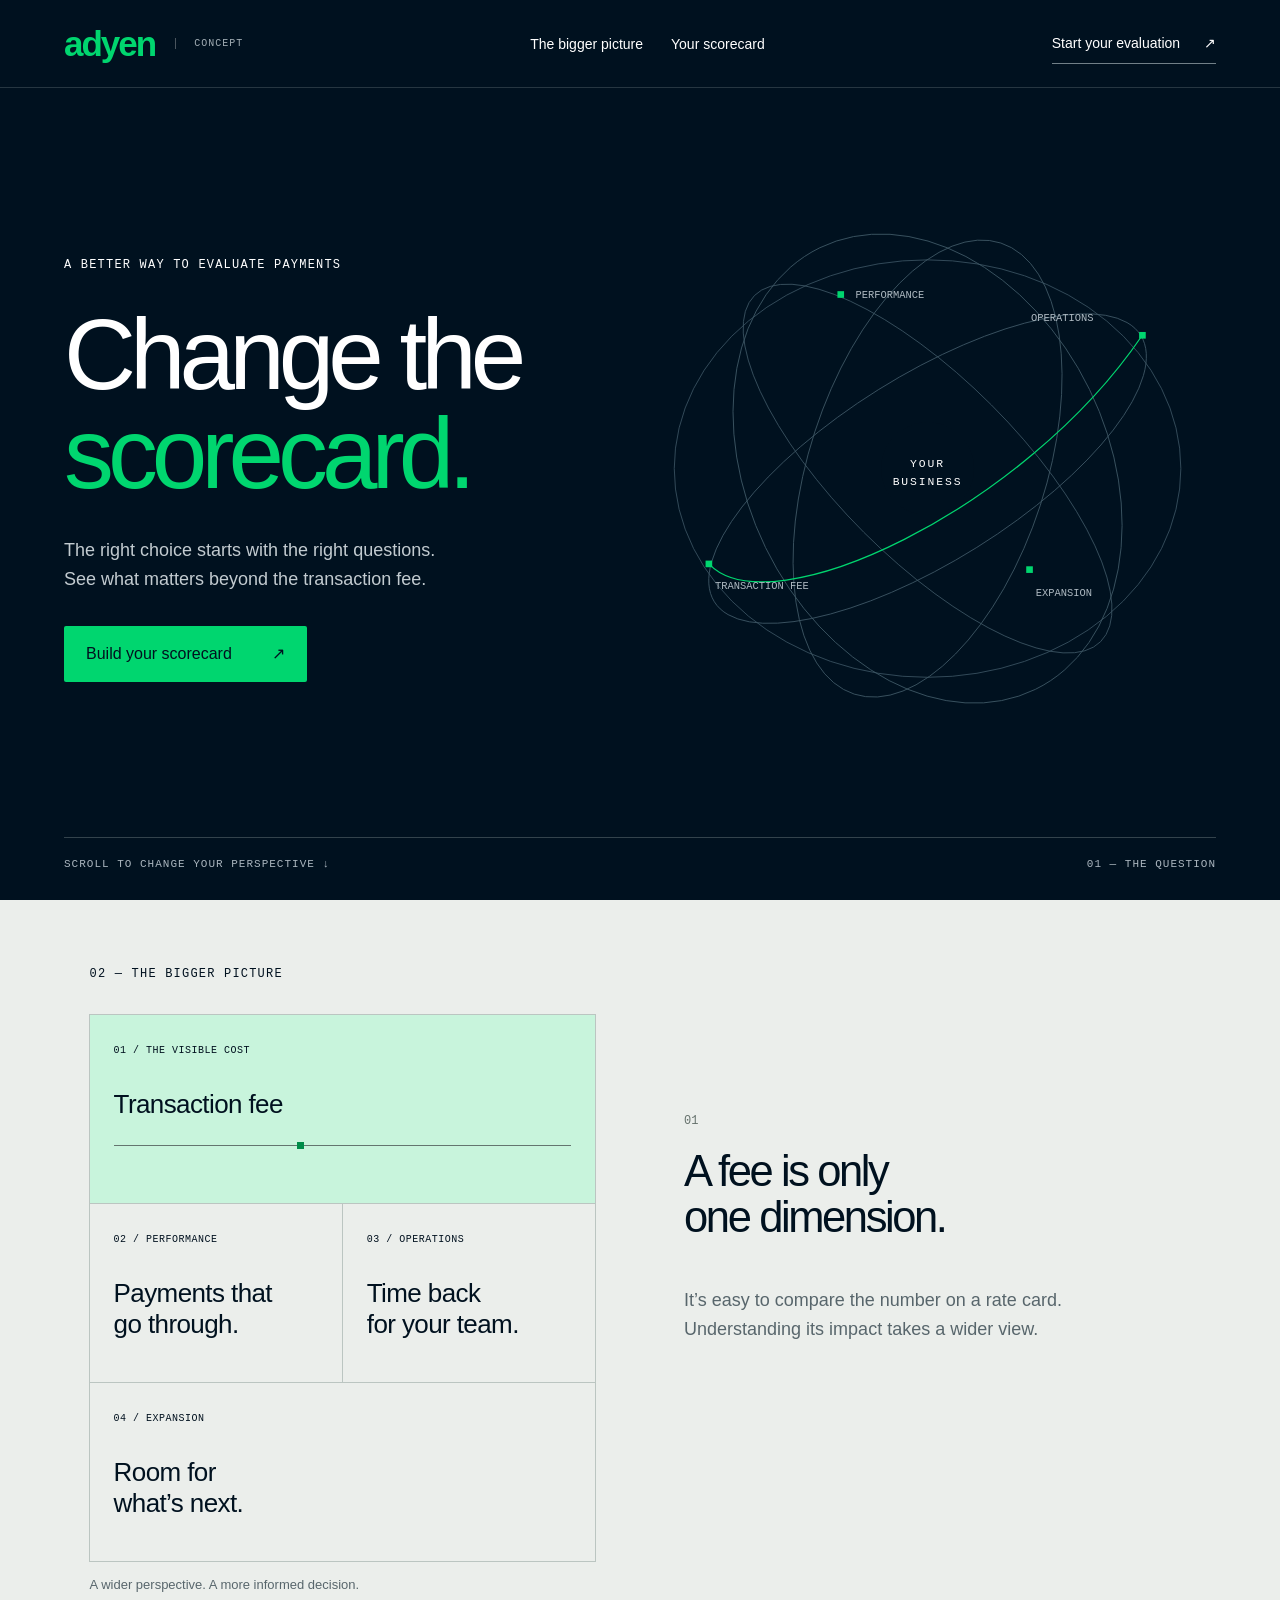
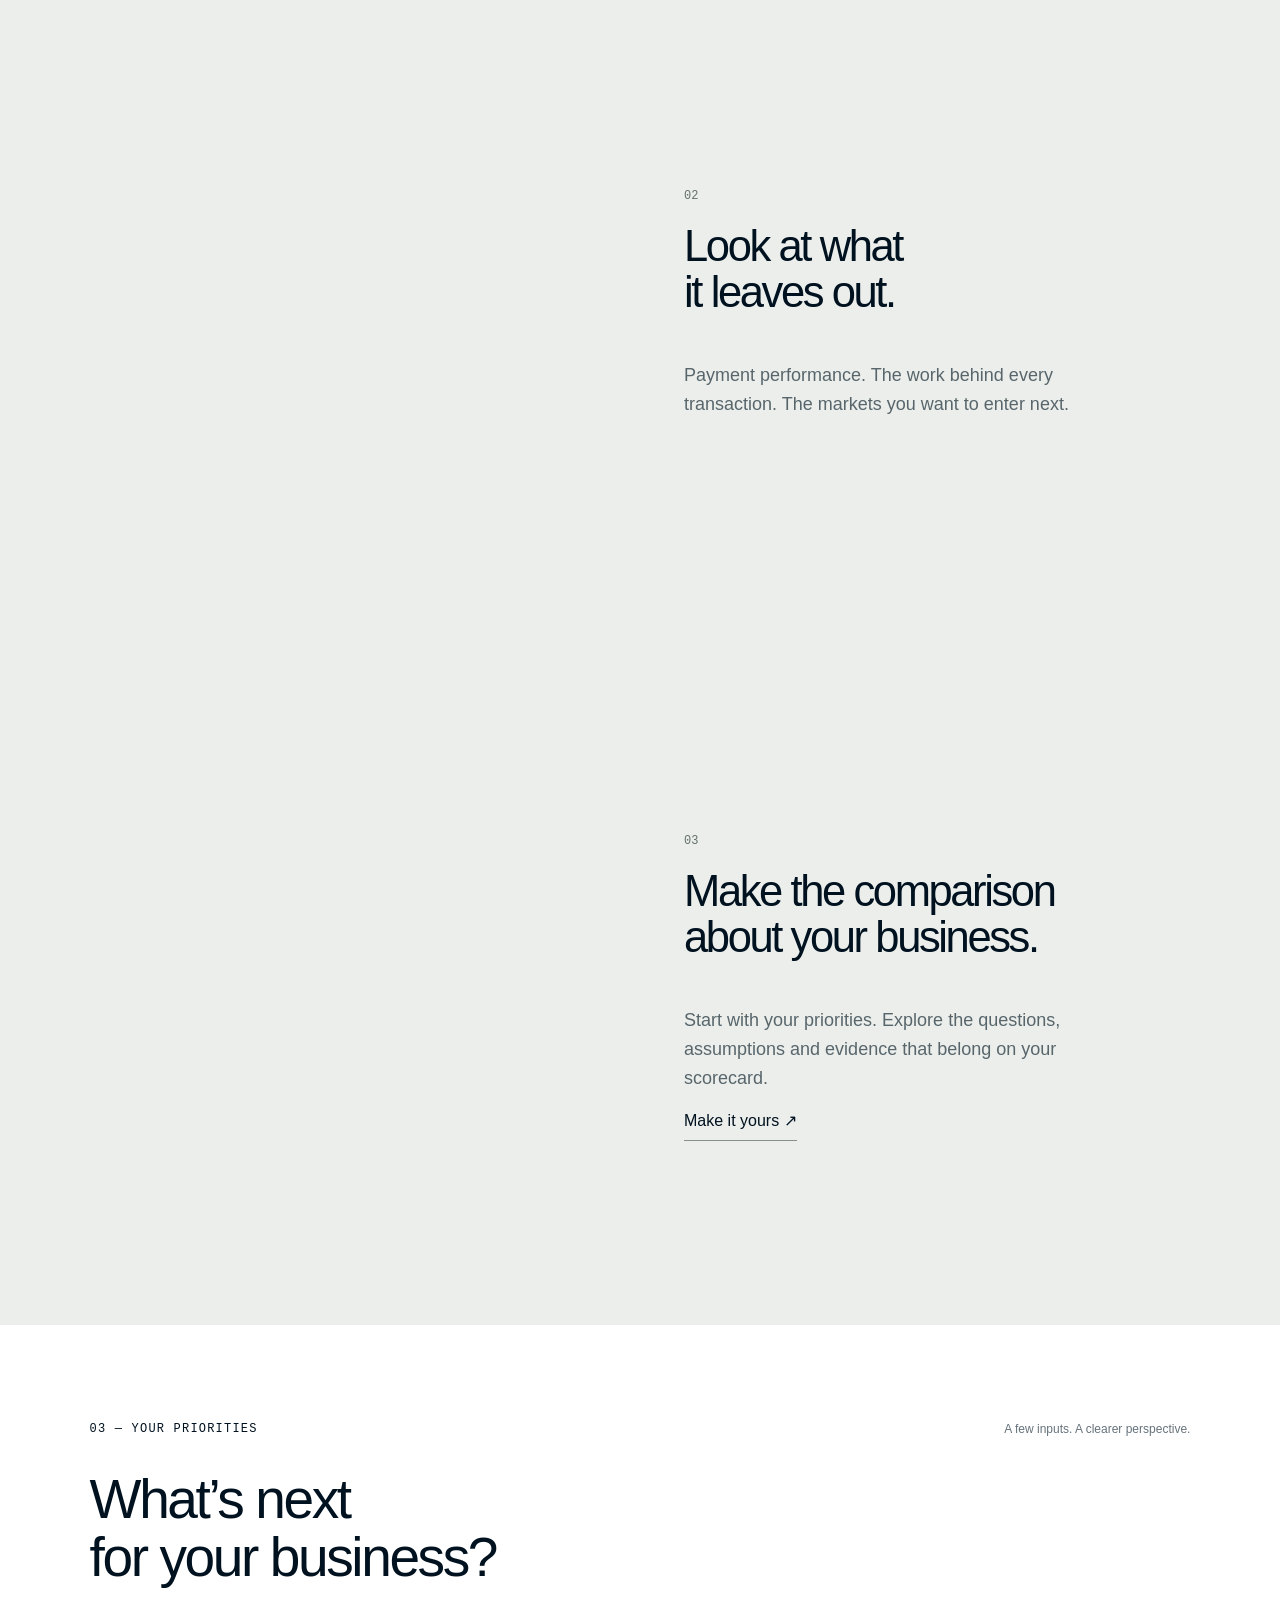
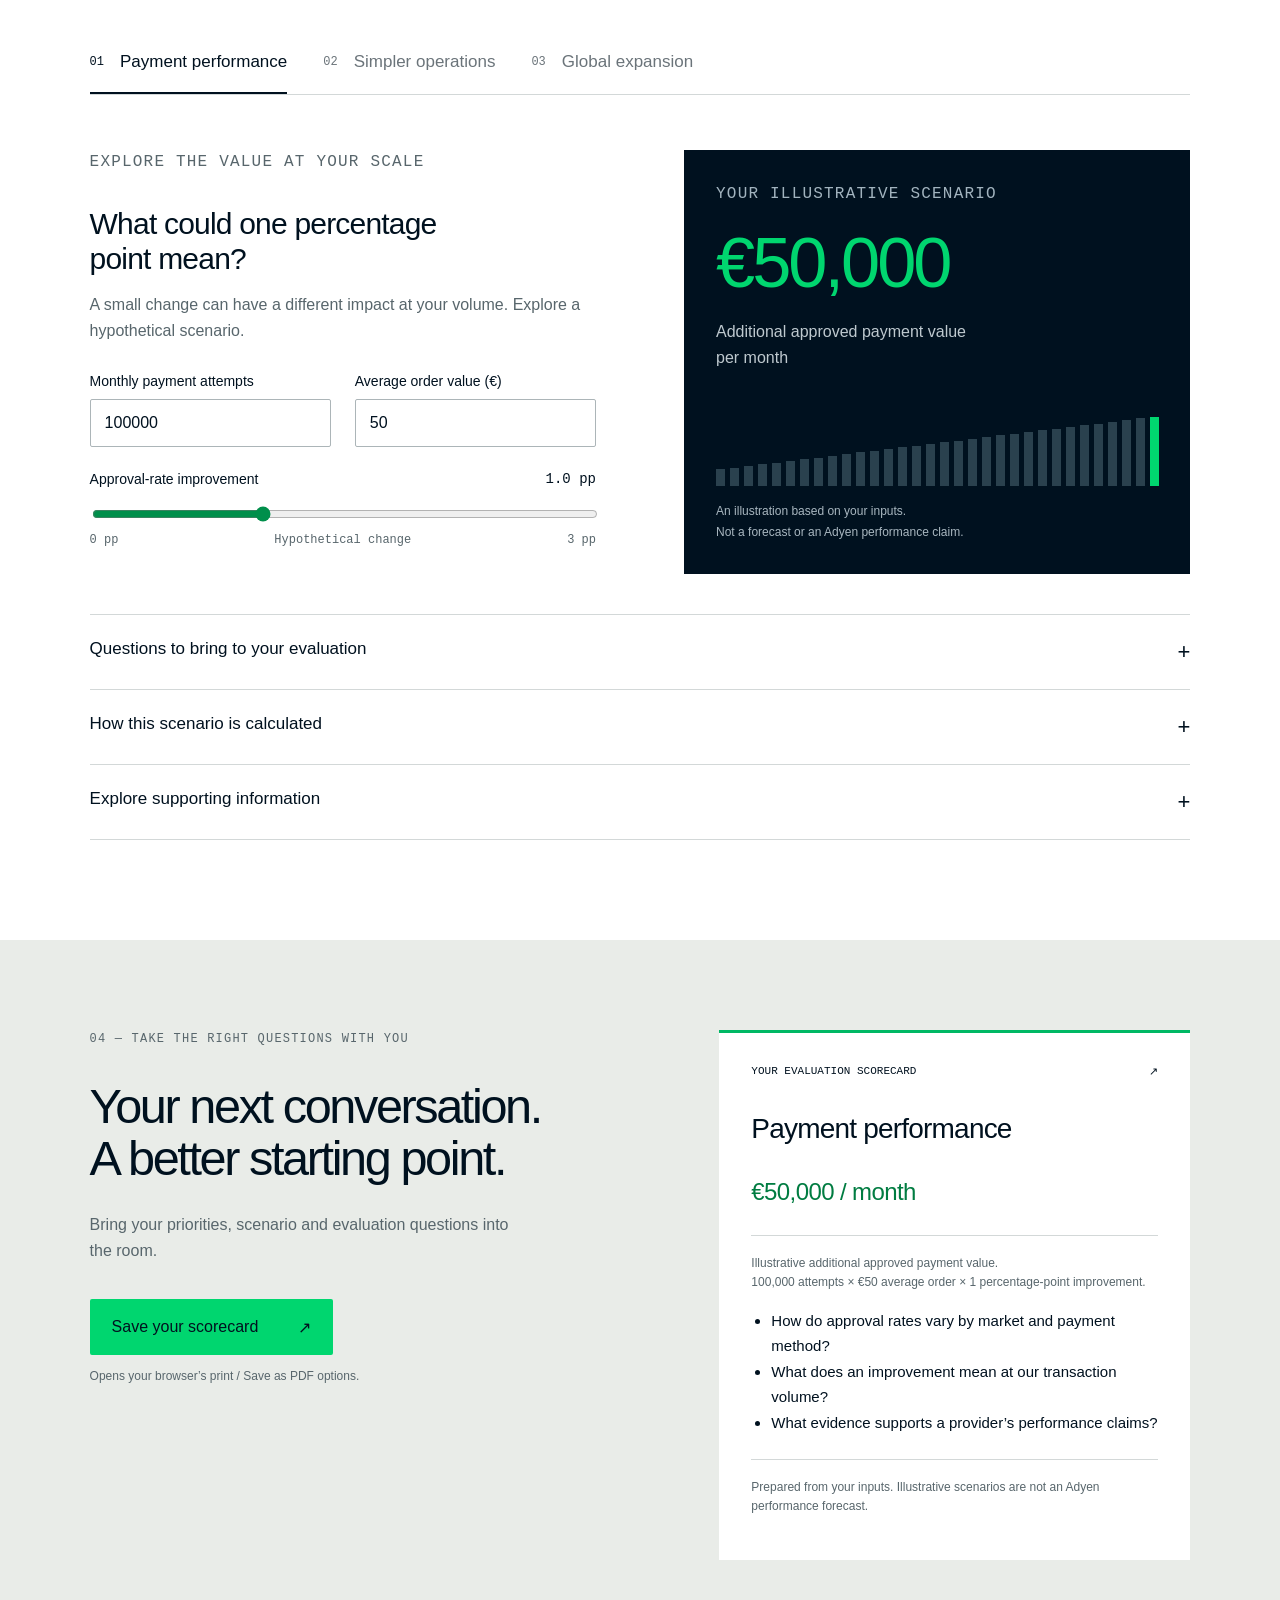
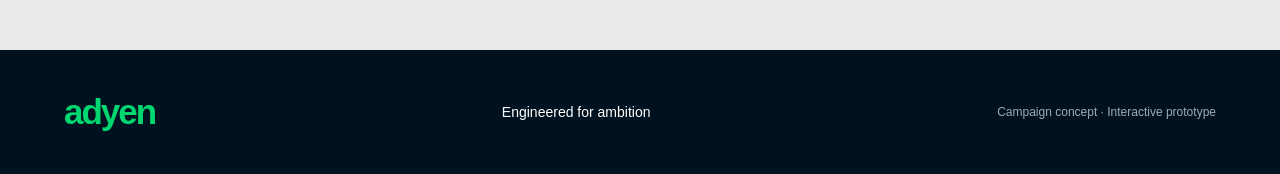
<file: adyen-prototype/index.html>
<!doctype html><html lang="en"><head><meta charset="utf-8"><meta name="viewport" content="width=device-width,initial-scale=1"><title>Change the scorecard — Adyen concept</title><meta name="description" content="An interactive payment evaluation concept. Explore the criteria that matter to your business."><link rel="icon" href="data:image/svg+xml,%3Csvg xmlns='http://www.w3.org/2000/svg' viewBox='0 0 32 32'%3E%3Crect width='32' height='32' fill='%23001120'/%3E%3Cpath d='M8 22V10h16v12M8 16h16' stroke='%2300d66f' stroke-width='3' fill='none'/%3E%3C/svg%3E"><link rel="stylesheet" href="style.css"></head><body>
<header><a class="wordmark" href="#top" aria-label="Adyen concept home">adyen<span class="concept">CONCEPT</span></a><nav aria-label="Main navigation"><a href="#perspective">The bigger picture</a><a href="#evaluate">Your scorecard</a></nav><a class="header-cta" href="#evaluate">Start your evaluation <span>↗</span></a></header>
<main><section class="hero" id="top"><div class="hero-copy"><p class="eyebrow">A BETTER WAY TO EVALUATE PAYMENTS</p><h1>Change the<br><span>scorecard.</span></h1><p class="intro">The right choice starts with the right questions.<br>See what matters beyond the transaction fee.</p><a class="button green" href="#evaluate">Build your scorecard <span>↗</span></a></div><div class="orbit" aria-label="Conceptual view of interconnected payment evaluation criteria"><svg viewBox="0 0 680 640" role="img"><title>One measurement is part of a larger system</title><g class="orbits" fill="none" stroke="currentColor"><ellipse cx="340" cy="320" rx="267" ry="220"/><ellipse cx="340" cy="320" rx="265" ry="98" transform="rotate(-32 340 320)"/><ellipse cx="340" cy="320" rx="258" ry="95" transform="rotate(45 340 320)"/><ellipse cx="340" cy="320" rx="125" ry="250" transform="rotate(18 340 320)"/><ellipse cx="340" cy="320" rx="259" ry="190" transform="rotate(64 340 320)"/></g><path class="signal" d="M110 421 C175 488 441 364 566 180" fill="none"/><g class="markers"><rect x="106" y="417" width="7" height="7"/><rect x="563" y="176" width="7" height="7"/><rect x="444" y="423" width="7" height="7"/><rect x="245" y="133" width="7" height="7"/></g><g class="orbit-label"><text x="264" y="140">PERFORMANCE</text><text x="449" y="164">OPERATIONS</text><text x="454" y="454">EXPANSION</text><text x="116" y="447">TRANSACTION FEE</text></g><circle cx="340" cy="320" r="49" fill="#00111f"/><text class="center-label" x="340" y="318" text-anchor="middle">YOUR</text><text class="center-label" x="340" y="337" text-anchor="middle">BUSINESS</text></svg></div><div class="hero-bottom"><a href="#perspective">SCROLL TO CHANGE YOUR PERSPECTIVE ↓</a><span>01 — THE QUESTION</span></div></section>
<section class="story" id="perspective"><div class="story-visual"><p class="eyebrow">02 — THE BIGGER PICTURE</p><div class="score-grid"><div class="grid-cell base"><span>01 / THE VISIBLE COST</span><strong>Transaction fee</strong><div class="measuring"><i></i></div></div><div class="grid-cell extra"><span>02 / PERFORMANCE</span><strong>Payments that<br>go through.</strong></div><div class="grid-cell extra"><span>03 / OPERATIONS</span><strong>Time back<br>for your team.</strong></div><div class="grid-cell extra"><span>04 / EXPANSION</span><strong>Room for<br>what’s next.</strong></div></div><p class="visual-caption">A wider perspective. A more informed decision.</p></div><div class="story-copy"><article data-step="0"><span class="chapter">01</span><h2>A fee is only<br>one dimension.</h2><p>It’s easy to compare the number on a rate card. Understanding its impact takes a wider view.</p></article><article data-step="1"><span class="chapter">02</span><h2>Look at what<br>it leaves out.</h2><p>Payment performance. The work behind every transaction. The markets you want to enter next.</p></article><article data-step="2"><span class="chapter">03</span><h2>Make the comparison<br>about your business.</h2><p>Start with your priorities. Explore the questions, assumptions and evidence that belong on your scorecard.</p><a class="text-link" href="#evaluate">Make it yours ↗</a></article></div></section>
<section class="evaluation" id="evaluate"><div class="section-top"><p class="eyebrow">03 — YOUR PRIORITIES</p><span class="small">A few inputs. A clearer perspective.</span></div><h2>What’s next<br>for your business?</h2><div class="tabs" role="tablist" aria-label="Business priority"><button role="tab" id="tab-performance" aria-selected="true" aria-controls="panel" data-priority="performance">01 <span>Payment performance</span></button><button role="tab" id="tab-operations" aria-selected="false" aria-controls="panel" tabindex="-1" data-priority="operations">02 <span>Simpler operations</span></button><button role="tab" id="tab-expansion" aria-selected="false" aria-controls="panel" tabindex="-1" data-priority="expansion">03 <span>Global expansion</span></button></div><div id="panel" role="tabpanel" aria-labelledby="tab-performance" tabindex="0"></div></section>
<section class="takeaway" id="scorecard"><div><p class="eyebrow">04 — TAKE THE RIGHT QUESTIONS WITH YOU</p><h2>Your next conversation.<br>A better starting point.</h2><p>Bring your priorities, scenario and evaluation questions into the room.</p><button class="button green" id="print">Save your scorecard <span>↗</span></button><p class="small">Opens your browser’s print / Save as PDF options.</p></div><div class="summary"><div class="summary-top"><span>YOUR EVALUATION SCORECARD</span><span>↗</span></div><h3 id="summary-title"></h3><div id="summary-content"></div><p class="small">Prepared from your inputs. Illustrative scenarios are not an Adyen performance forecast.</p></div></section></main><footer><span class="wordmark">adyen</span><p>Engineered for ambition</p><span class="small">Campaign concept · Interactive prototype</span></footer><script src="app.js"></script></body></html>
</file>
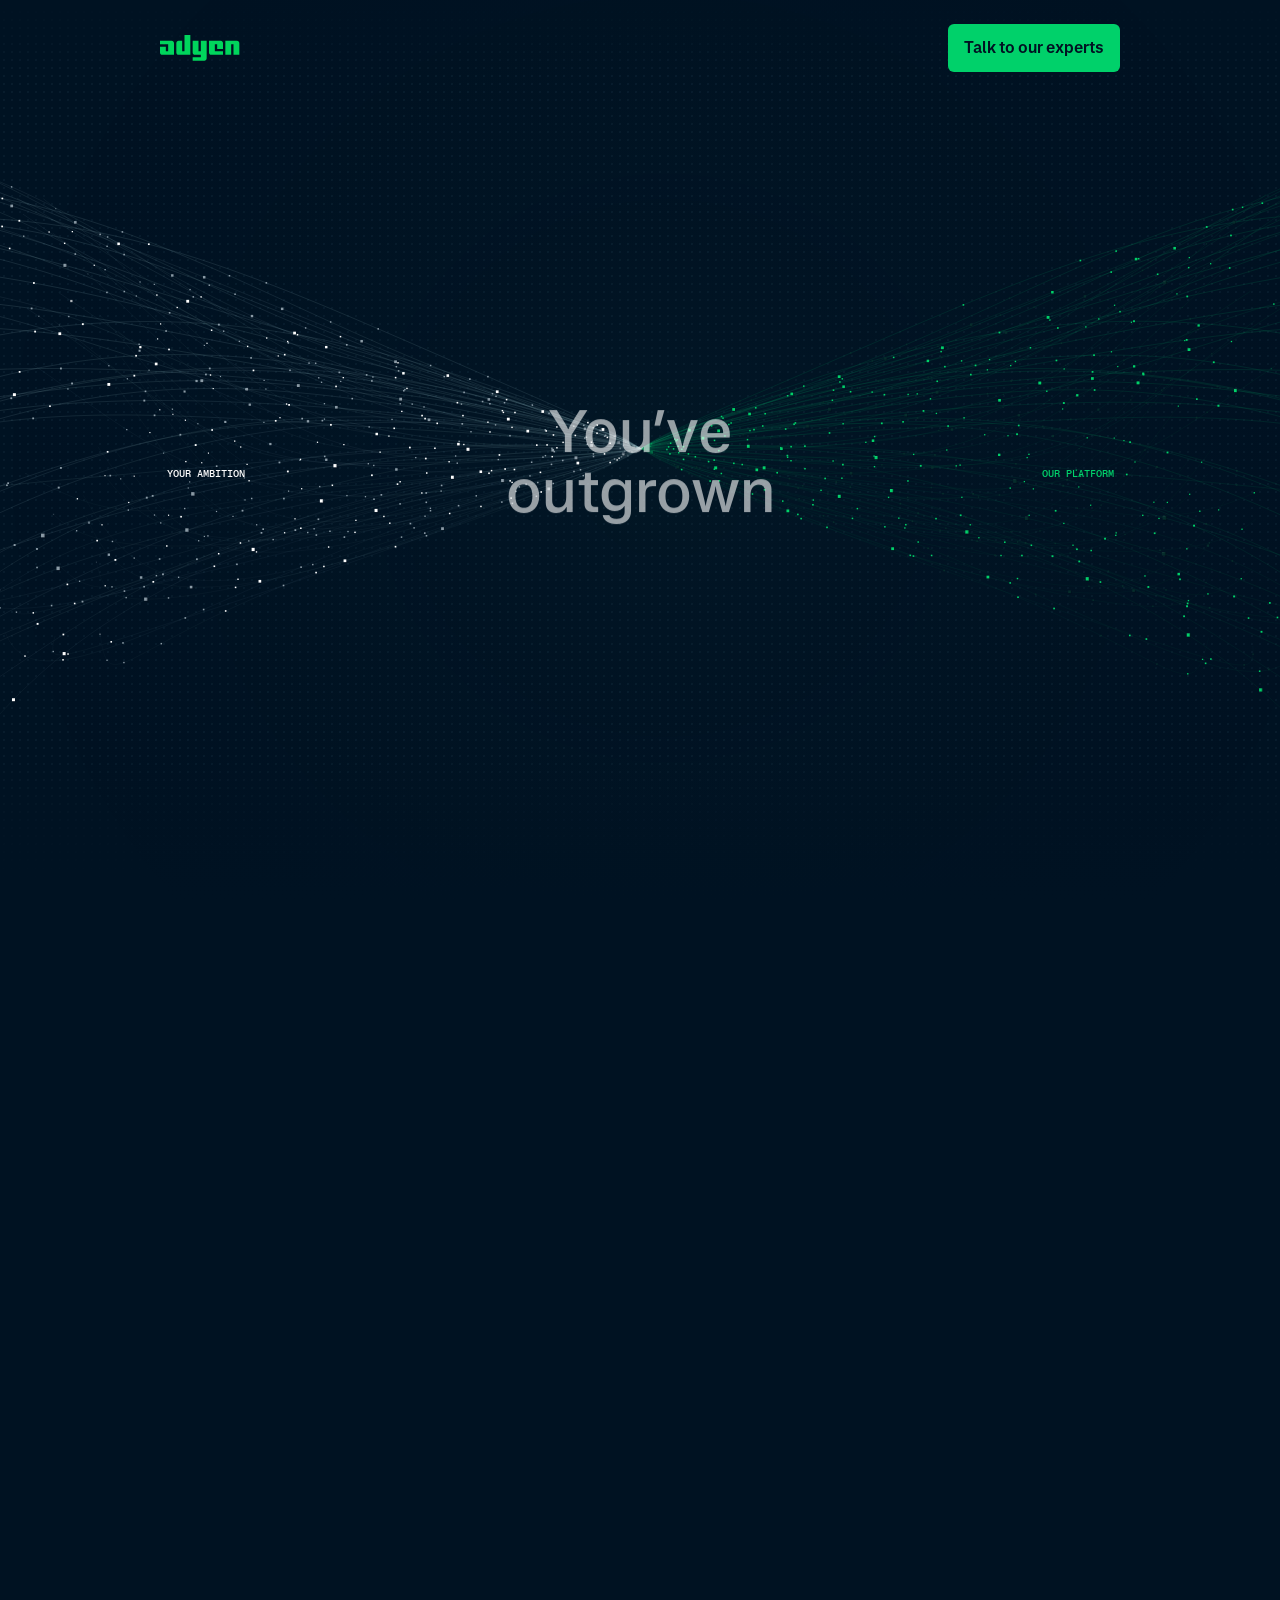
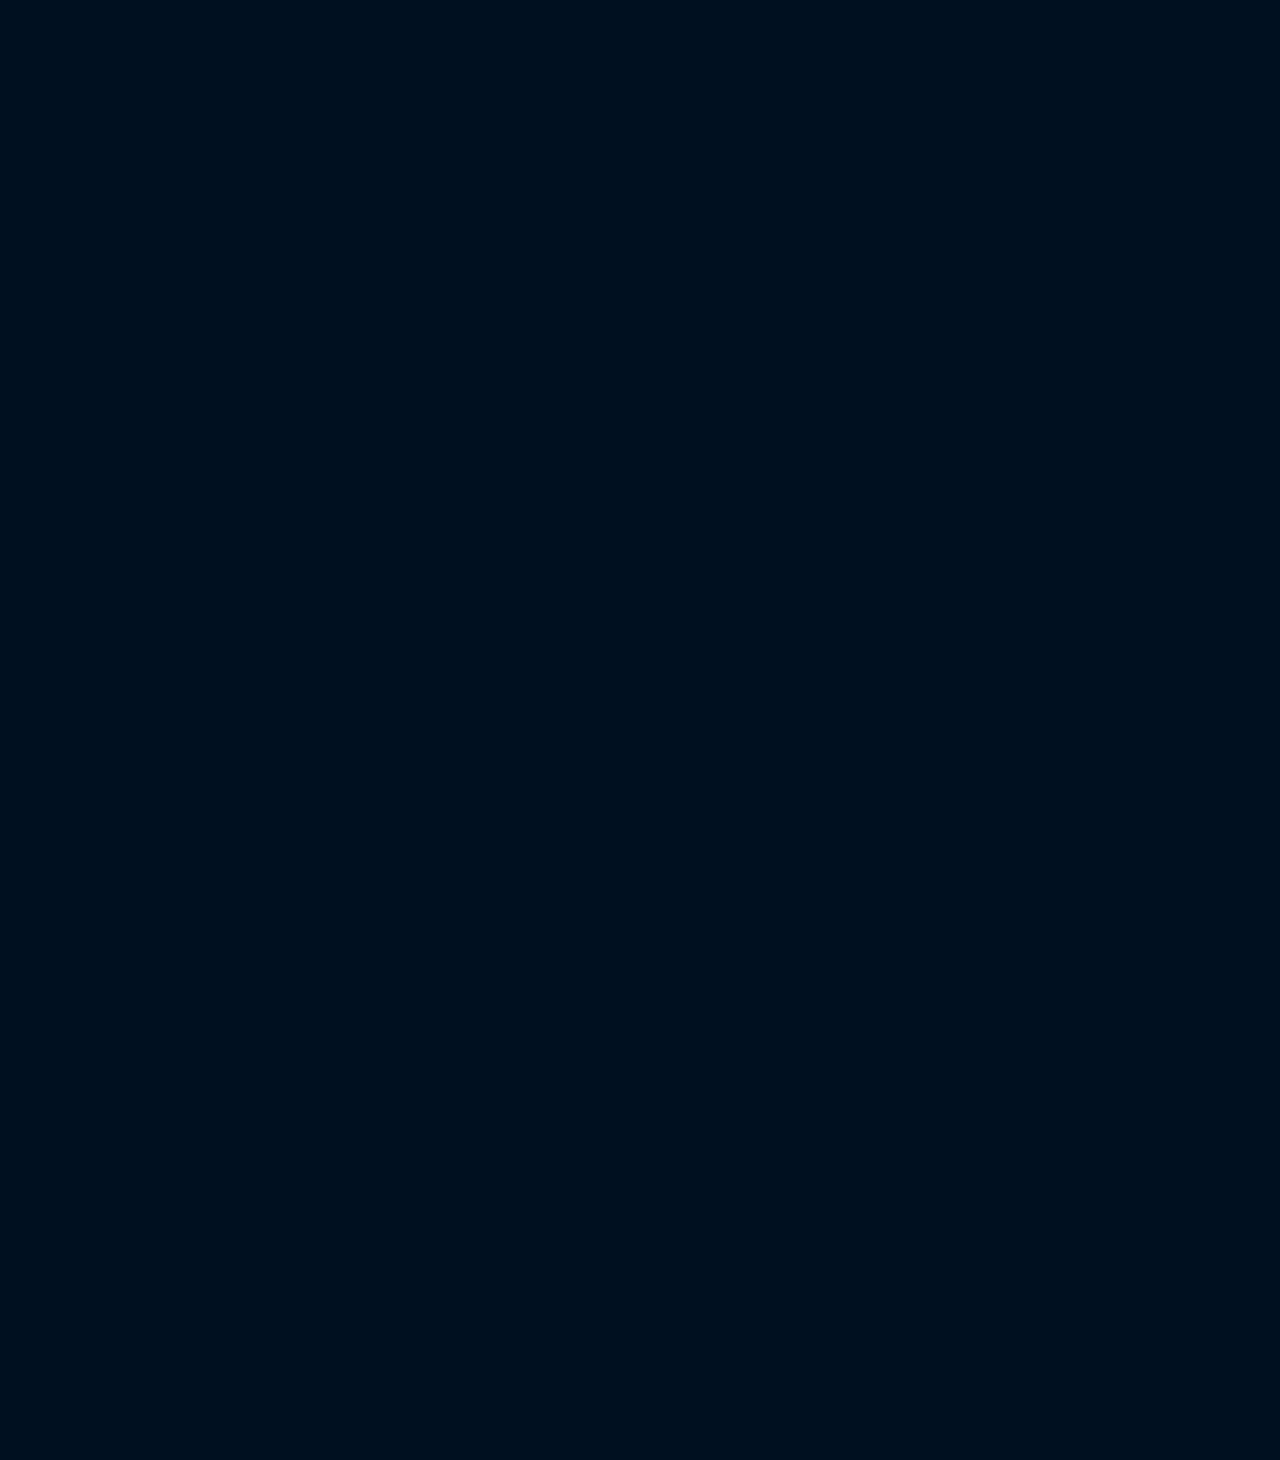
<file: adyen-prototype/joining-forces 2/index.html>
<!doctype html>
<html lang="en"><head><meta charset="utf-8"><meta name="viewport" content="width=device-width,initial-scale=1"><meta name="theme-color" content="#001222"><title>Joining forces — Adyen concept</title><meta name="description" content="Your ambition. Our platform. An interactive Adyen campaign concept."><link rel="icon" href="assets/adyen-logo.svg"><link rel="preload" href="assets/Adyen-UI-Medium.otf" as="font" type="font/otf" crossorigin><link rel="stylesheet" href="style.css"></head>
<body><a class="skip" href="#journey">Skip to content</a><button class="motion" aria-pressed="false">Pause animation</button>
<main><section class="journey" id="journey" aria-label="Joining forces"><div class="stage">
<div class="dotted-grid" aria-hidden="true"></div><canvas id="world" aria-hidden="true"></canvas><div class="shade" aria-hidden="true"></div>
<header><a href="#journey" class="brand" aria-label="Adyen home"><img src="assets/adyen-logo.svg" width="80" height="26" alt="Adyen"></a><a class="header-cta" href="https://www.adyen.com/contact/sales" target="_blank" rel="noopener">Talk to our experts</a></header>
<div class="stories"><h1 class="chapter active">You’ve<br>outgrown</h1><h2 class="chapter" aria-hidden="true">payments<br>provider</h2></div>
<div class="field-label label-left">YOUR AMBITION</div><div class="field-label label-right">OUR PLATFORM</div>
</div></section></main>
<noscript><style>.journey{height:100svh}.chapter:not(:first-child),.motion{display:none}.chapter:first-child{opacity:1}</style></noscript><script src="scene.js"></script></body></html>
</file>
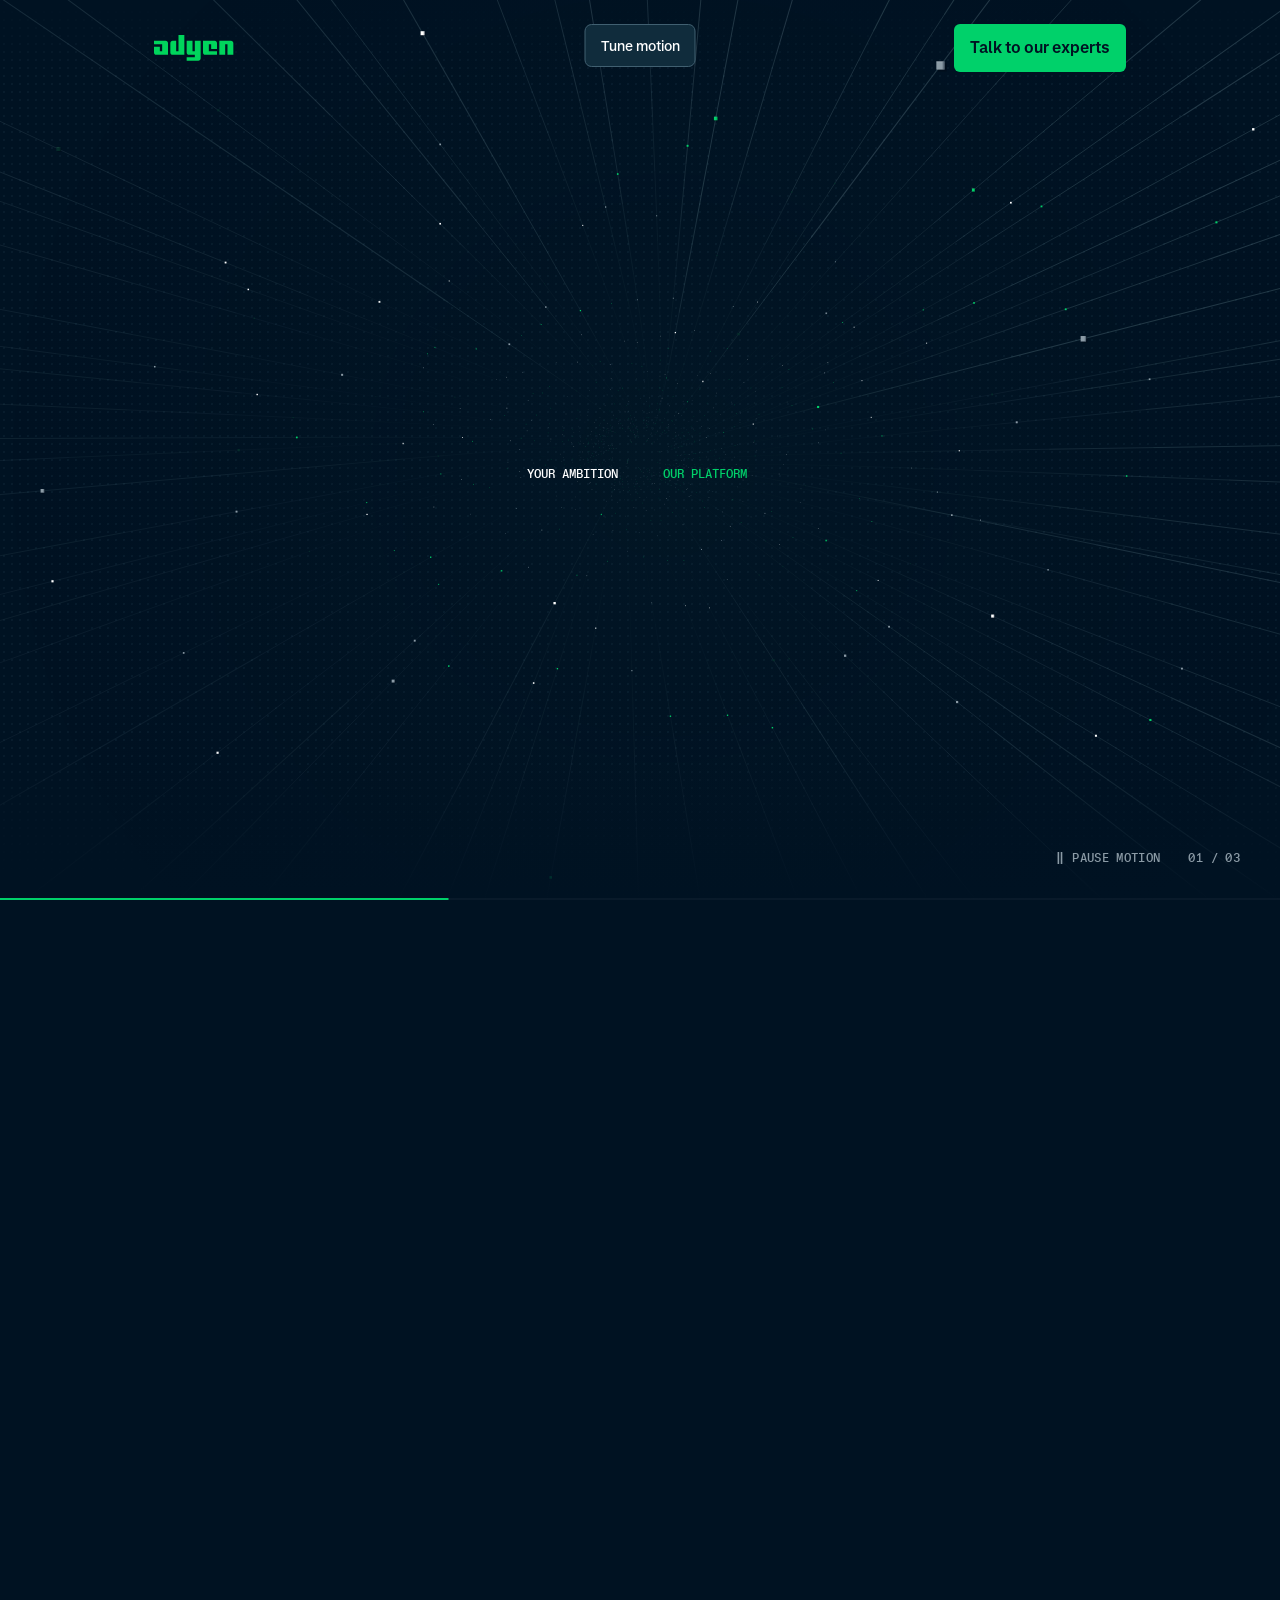
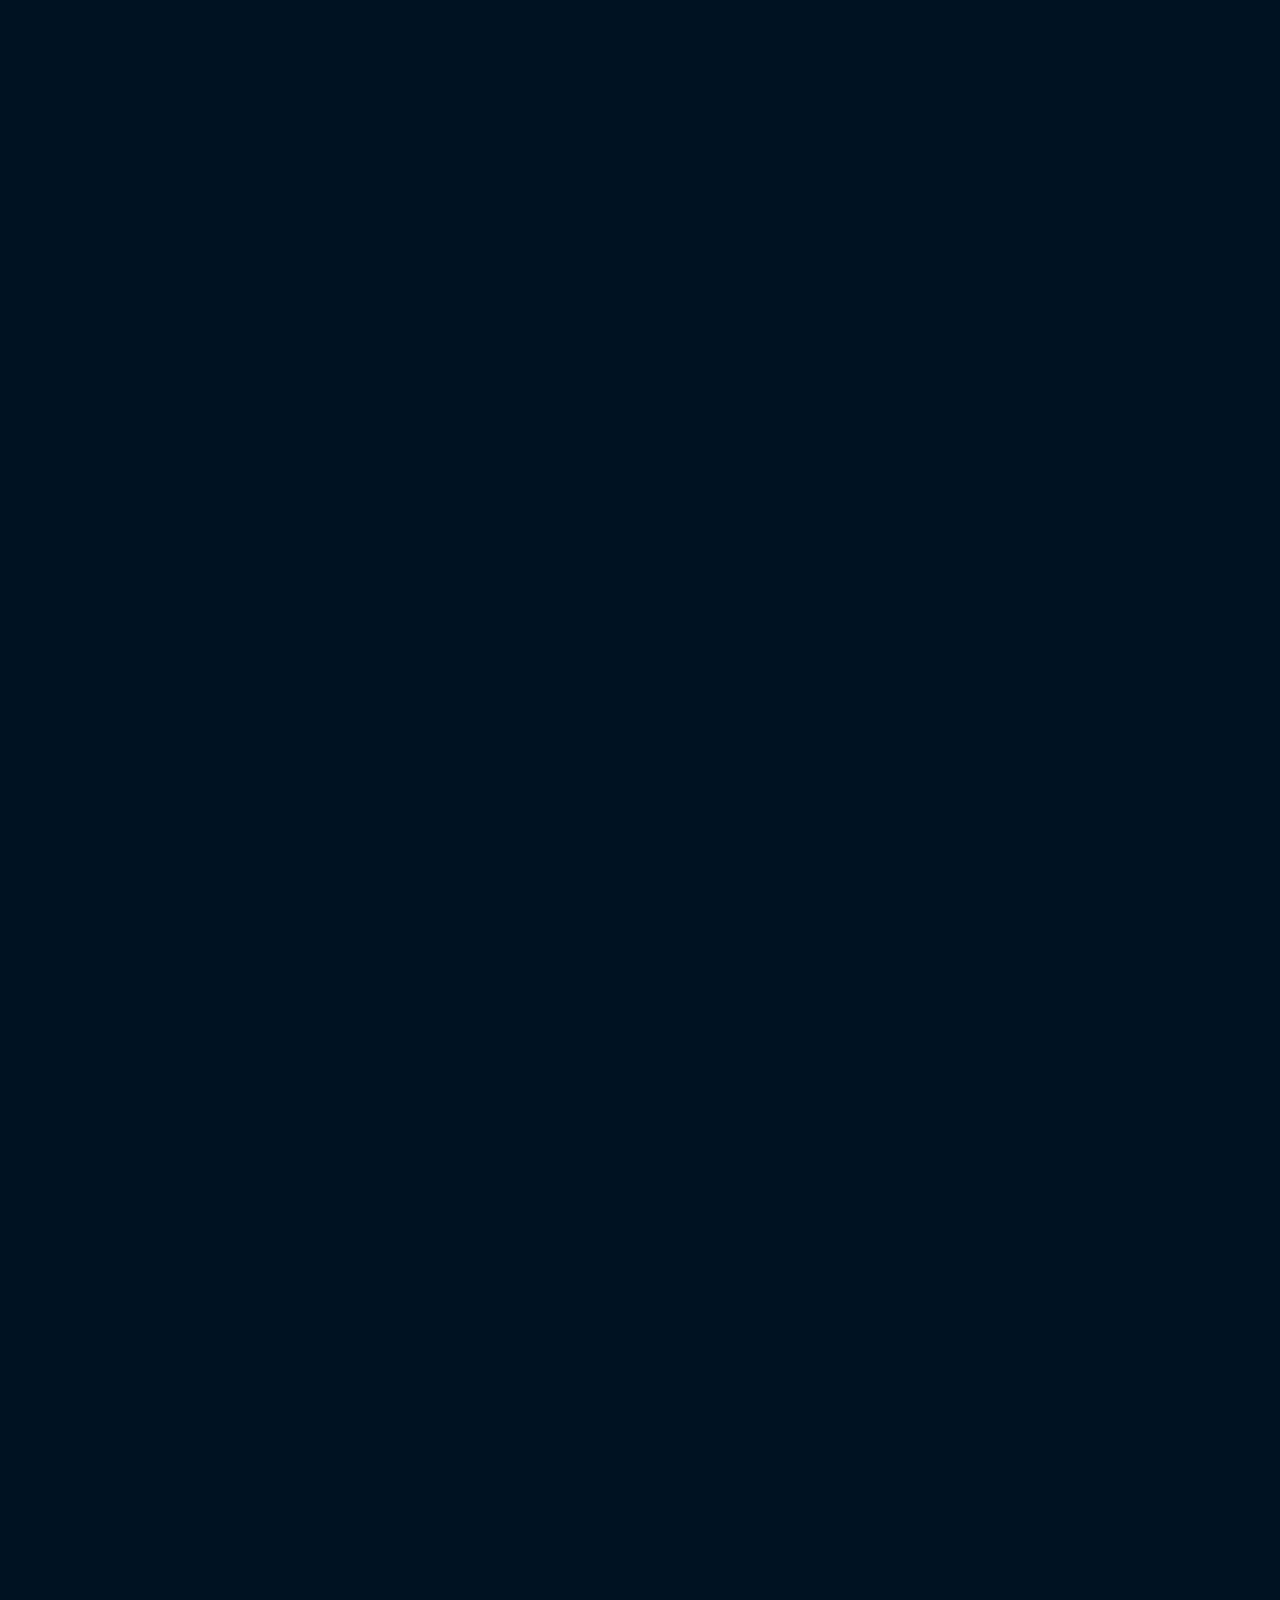
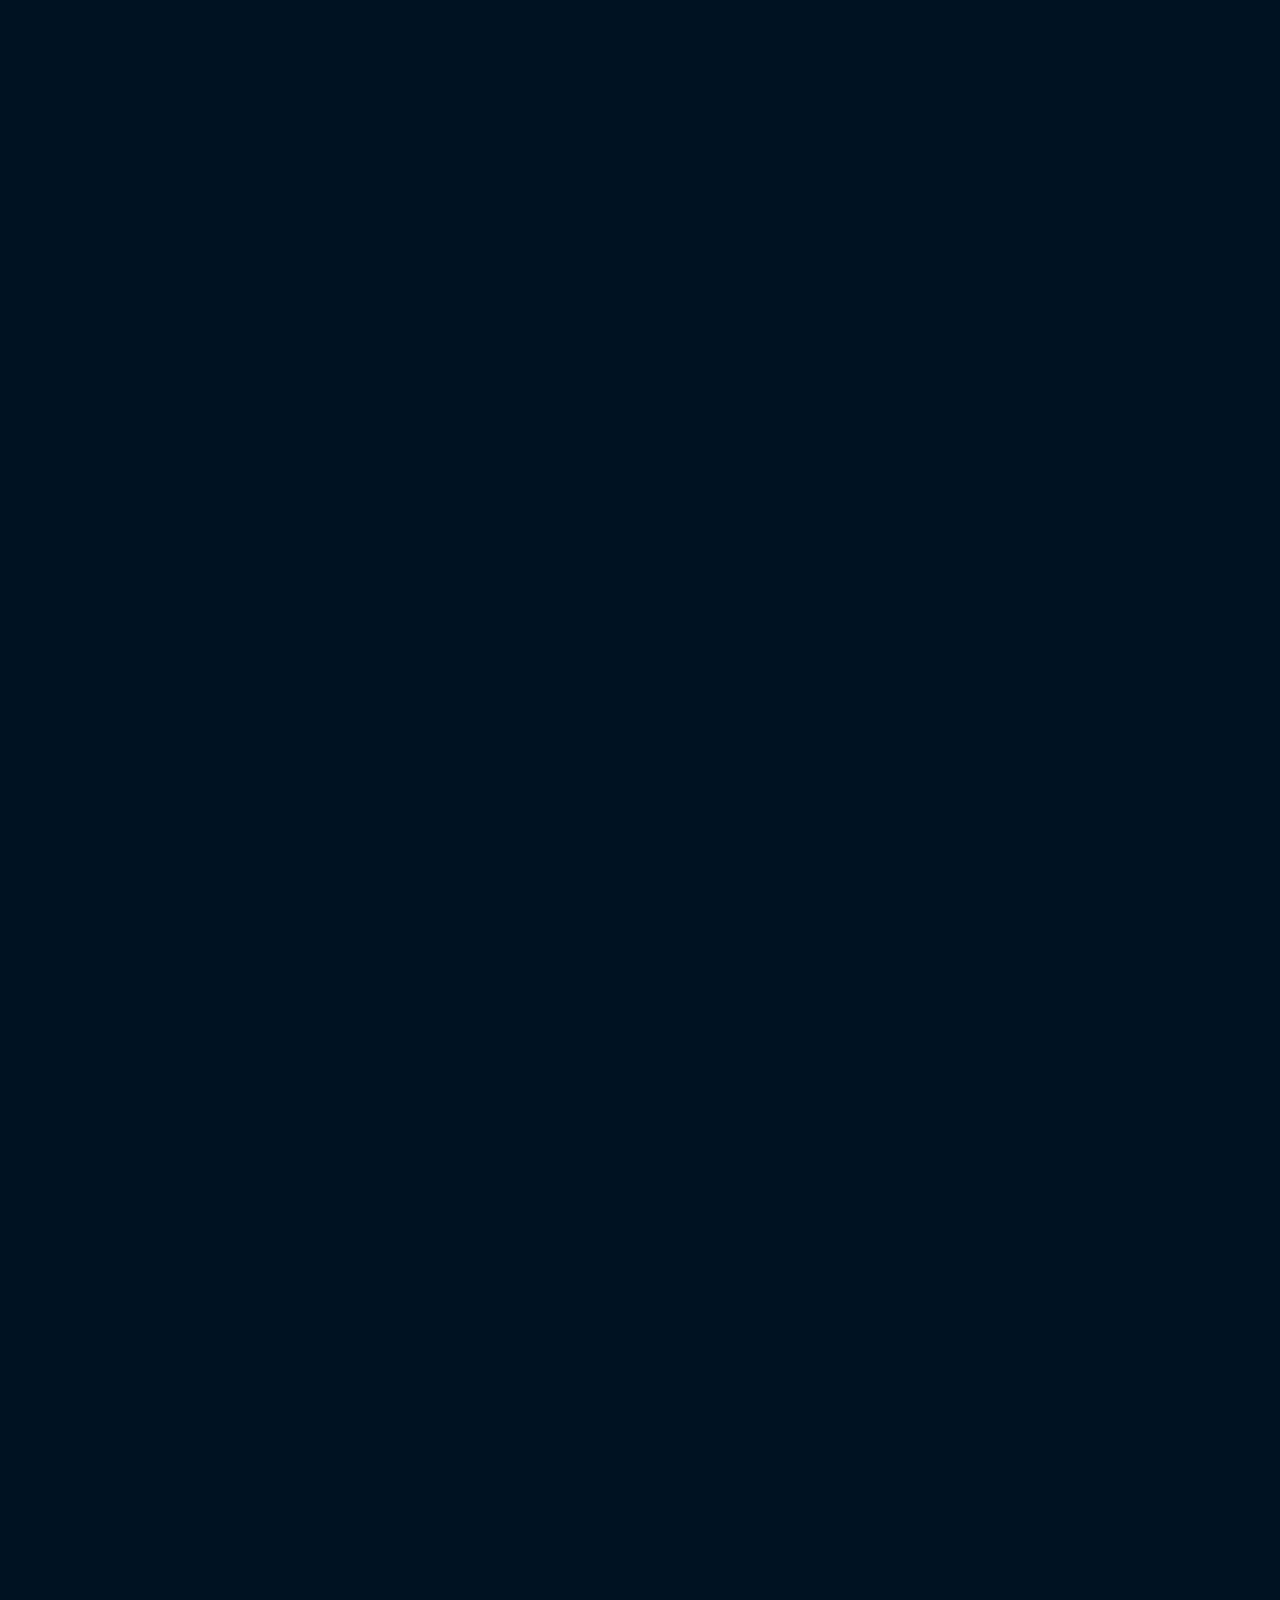
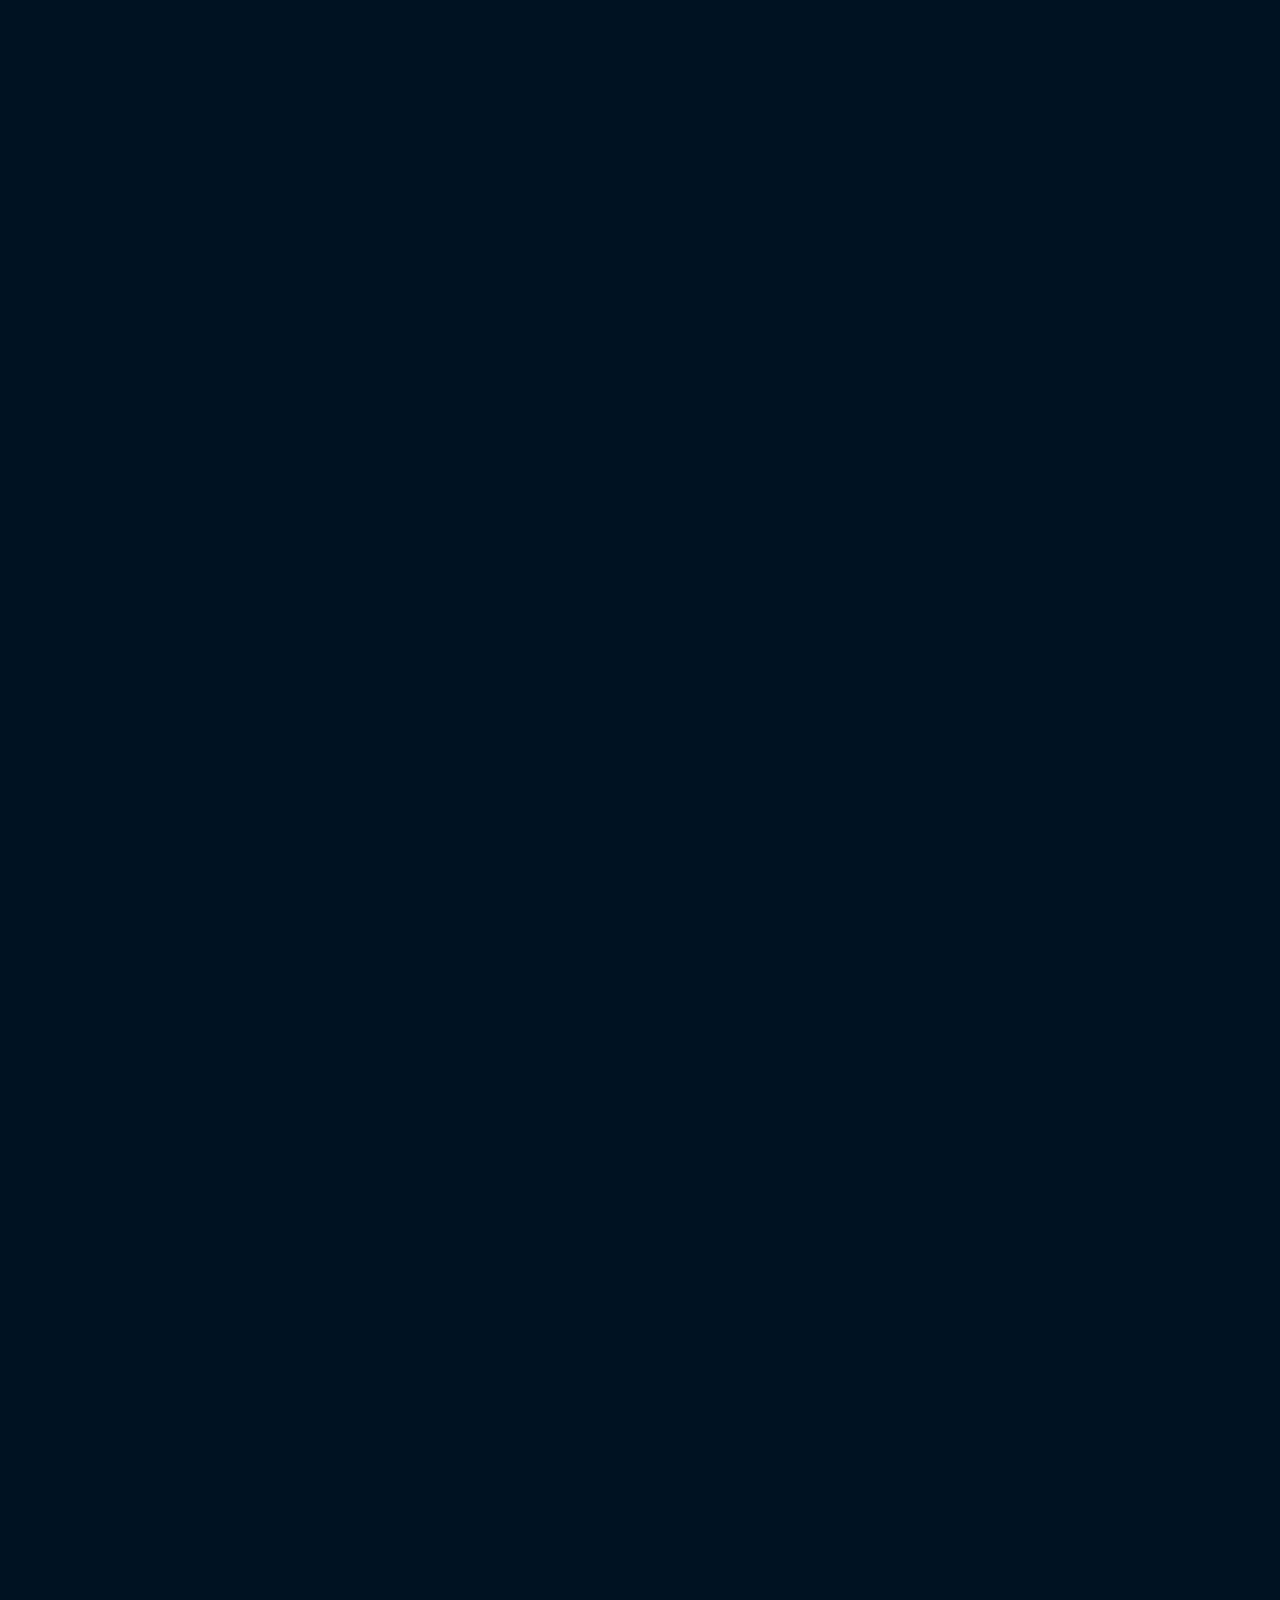
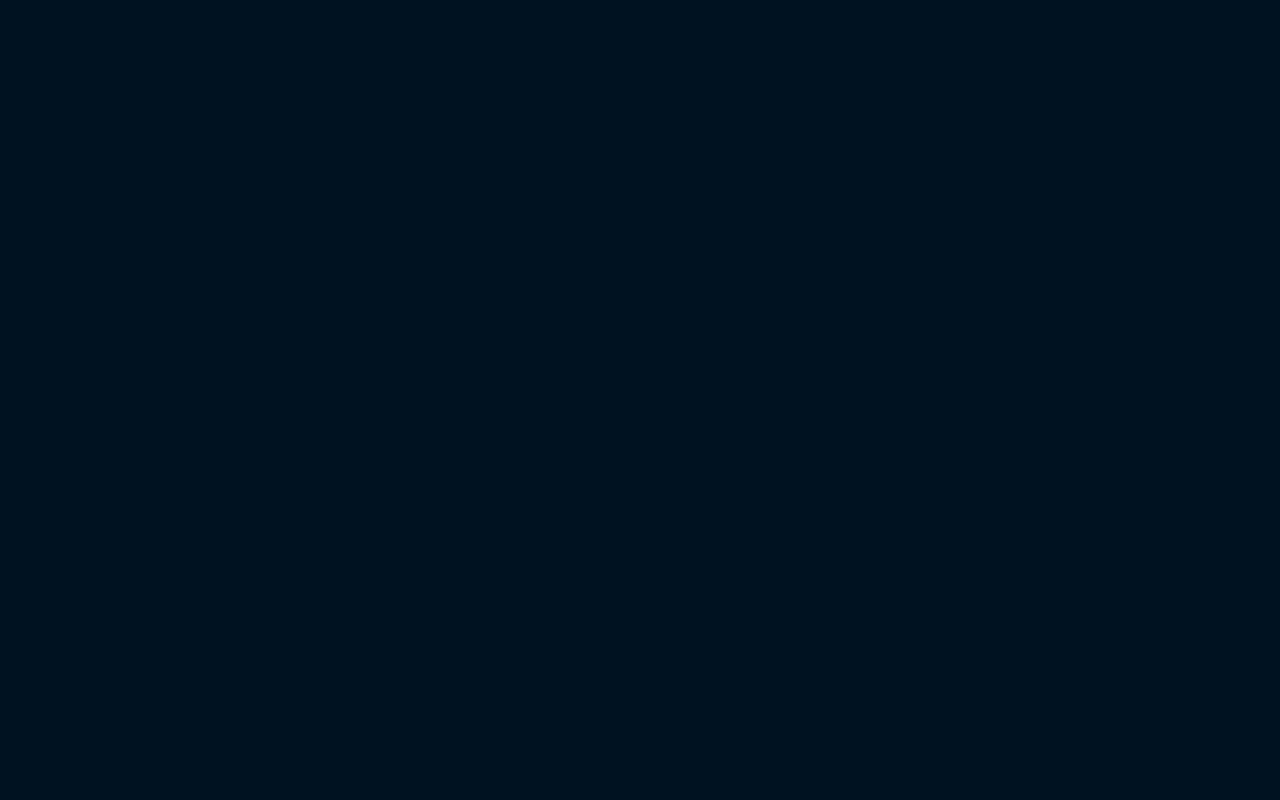
<file: adyen-prototype/joining-forces 4/index.html>
<!doctype html><html lang="en"><head><meta charset="utf-8"><meta name="viewport" content="width=device-width,initial-scale=1"><meta name="theme-color" content="#001222"><title>Adyen — Built for enterprise reality</title><meta name="description" content="Your ambition. Our platform. A continuous scroll-driven Adyen experience."><link rel="icon" href="assets/adyen-logo.svg"><link rel="preload" href="assets/Adyen-UI-Medium.otf" as="font" type="font/otf" crossorigin><link rel="stylesheet" href="style.css"></head><body>
<a class="skip" href="#results">Skip animation</a>
<main><section class="journey" id="journey" aria-label="Joining forces — enterprise reality"><div class="stage">
<div class="dotted-grid" aria-hidden="true"></div><canvas id="world" aria-hidden="true"></canvas><div class="shade" aria-hidden="true"></div>
<header><a href="#journey" class="brand" aria-label="Adyen — replay from the beginning"><img src="assets/adyen-logo.svg" width="80" height="26" alt="Adyen"></a><a class="header-cta" href="https://www.adyen.com/contact" target="_blank" rel="noopener noreferrer">Talk to our experts</a></header>
<div class="stories"><h1 class="chapter">You’ve<br>outgrown</h1><h2 class="chapter" aria-hidden="true">your payments<br>provider</h2></div>
<div class="field-label label-left">YOUR AMBITION</div><div class="field-label label-right">OUR PLATFORM</div>
<section class="enterprise" aria-label="Enterprise reality" aria-hidden="true"><h2>What got you started isn’t built<br class="desktop-break"> for enterprise reality.</h2><p>Every additional software layer and dependency in your payments system slows innovation. Adyen’s single platform is designed to give enterprise businesses the control to turn payments into a strategic growth driver.</p></section>
<figure class="growth" id="results" tabindex="-1" aria-label="With Adyen: a scroll illustration increasing from 5M+ through 50M+ to 100M+" aria-hidden="true">
<figcaption class="legend"><span class="legend-current"><i></i><span class="legend-text">Current setup</span></span><span class="legend-adyen" aria-hidden="true"><i></i><span class="legend-text">With Adyen</span></span></figcaption>
<div class="chart"><div class="chart-reveal" aria-hidden="true"><div class="chart-art"><div class="current"></div><div class="adyen"></div><div class="initial"></div><img class="curve" src="assets/growth-curve.svg" alt=""><img class="chart-logo" src="assets/adyen-white.svg" alt=""><i class="point p1"></i></div></div><div class="milestones" role="list" aria-label="Payment platform milestones"><div class="milestone current-milestone" data-copy="selfService" data-x="358" data-crossing="352.8999" role="listitem" aria-label="Self service" aria-hidden="true" style="left:19.888889%;--label-width:19.888889cqw"><i class="milestone-line" aria-hidden="true"></i><i class="curve-marker" aria-hidden="true" style="top:88.224975%"></i><i class="label-marker" aria-hidden="true"></i><span class="milestone-text milestone-selfService" aria-hidden="true">Self service</span></div><div class="milestone current-milestone" data-copy="aggregator" data-x="632" data-crossing="324.3726" role="listitem" aria-label="Aggregator model" aria-hidden="true" style="left:35.111111%;--label-width:15.222222cqw"><i class="milestone-line" aria-hidden="true"></i><i class="curve-marker" aria-hidden="true" style="top:81.09315%"></i><i class="label-marker" aria-hidden="true"></i><span class="milestone-text milestone-aggregator" aria-hidden="true">Aggregator model</span></div><div class="milestone current-milestone" data-copy="blended" data-x="900" data-crossing="247" role="listitem" aria-label="Blended model" aria-hidden="true" style="left:50.000000%;--label-width:14.888889cqw"><i class="milestone-line" aria-hidden="true"></i><i class="curve-marker" aria-hidden="true" style="top:61.75%"></i><i class="label-marker" aria-hidden="true"></i><span class="milestone-text milestone-blended" aria-hidden="true">Blended model</span></div><div class="milestone adyen-milestone" data-copy="singlePlatform" data-x="1200" data-crossing="134.6499" role="listitem" aria-label="Single platform" aria-hidden="true" style="left:66.666667%;--label-width:16.666667cqw"><i class="milestone-line" aria-hidden="true"></i><i class="curve-marker" aria-hidden="true" style="top:33.662475%"></i><i class="label-marker" aria-hidden="true"></i><span class="milestone-text milestone-singlePlatform" aria-hidden="true">Single platform</span></div><div class="milestone adyen-milestone" data-copy="banking" data-x="1500" data-crossing="49.1683" role="listitem" aria-label="Global banking licenses" aria-hidden="true" style="left:83.333333%;--label-width:16.666667cqw"><i class="milestone-line" aria-hidden="true"></i><i class="curve-marker" aria-hidden="true" style="top:12.292075%"></i><i class="label-marker" aria-hidden="true"></i><span class="milestone-text milestone-banking" aria-hidden="true">Global banking licenses</span></div><div class="milestone adyen-milestone" data-copy="partnership" data-x="1799" data-crossing="2.5" role="listitem" aria-label="Strategic partnership" aria-hidden="true" style="left:99.944444%;--label-width:16.611111cqw"><i class="milestone-line" aria-hidden="true"></i><i class="curve-marker" aria-hidden="true" style="top:0.625%"></i><i class="label-marker" aria-hidden="true"></i><span class="milestone-text milestone-partnership" aria-hidden="true">Strategic partnership</span></div></div></div>
<div class="stat"><span class="stat-label" aria-hidden="true"><span class="stat-volume">Your yearly processing volume</span><span class="stat-adyen">With Adyen</span></span><span class="counter" aria-hidden="true">5M+</span></div></figure>
<div class="controls"><button class="motion" aria-pressed="false" aria-label="Pause ambient motion"><span class="pause-icon" aria-hidden="true">Ⅱ</span><span class="motion-label">Pause motion</span></button><button class="scroll-hint">Scroll to recalibrate<span aria-hidden="true"></span></button><button class="replay" hidden>Replay experience</button><span class="chapter-count" aria-hidden="true">01 / 03</span></div><div class="progress-track" aria-hidden="true"><span></span></div>
</div></section></main>

<button id="tuning-toggle" class="tuning-toggle" aria-expanded="false" aria-controls="tuning-panel">Tune motion</button>
<aside id="tuning-panel" class="tuning-panel" aria-label="Text and motion controls" hidden>
 <div class="tuning-heading"><div><h2>Text &amp; motion</h2><p>Adjust live, then share your settings.</p></div><button id="tuning-close" aria-label="Close tuning panel">×</button></div>
 <div class="tuning-preview"><label for="tuning-scrub">Preview position <output id="tuning-position" for="tuning-scrub">0.0%</output></label><input id="tuning-scrub" type="range" min="0" max="100" step="0.1" value="0"><div class="tuning-jumps"><button data-tune-jump="text">Text</button><button data-tune-jump="reveal">Reveal</button><button data-tune-jump="fifty">50M+</button><button data-tune-jump="end">End</button></div><p>Timing % refers to the new section. Length controls use scroll distance.</p></div>
 <div id="tuning-copy-fields"></div>
 <div id="tuning-fields"></div>
 <div class="tuning-actions"><button id="tuning-copy">Copy settings</button><button id="tuning-reset">Reset all</button><p id="tuning-status" role="status"></p><textarea id="tuning-export" aria-label="Settings to share" readonly hidden></textarea></div>
</aside>
<noscript><style>.journey{height:auto}.stage{height:auto;min-height:100vh;padding:130px 6% 80px}.stories,.field-label,.controls,canvas,.progress-track{display:none}.enterprise{position:relative;inset:auto;opacity:1;width:100%;min-height:440px}.enterprise h2{font-size:40px}.enterprise p{opacity:1}.growth{display:none}</style></noscript><script src="tuning.js"></script><script src="scene.js"></script></body></html>
</file>
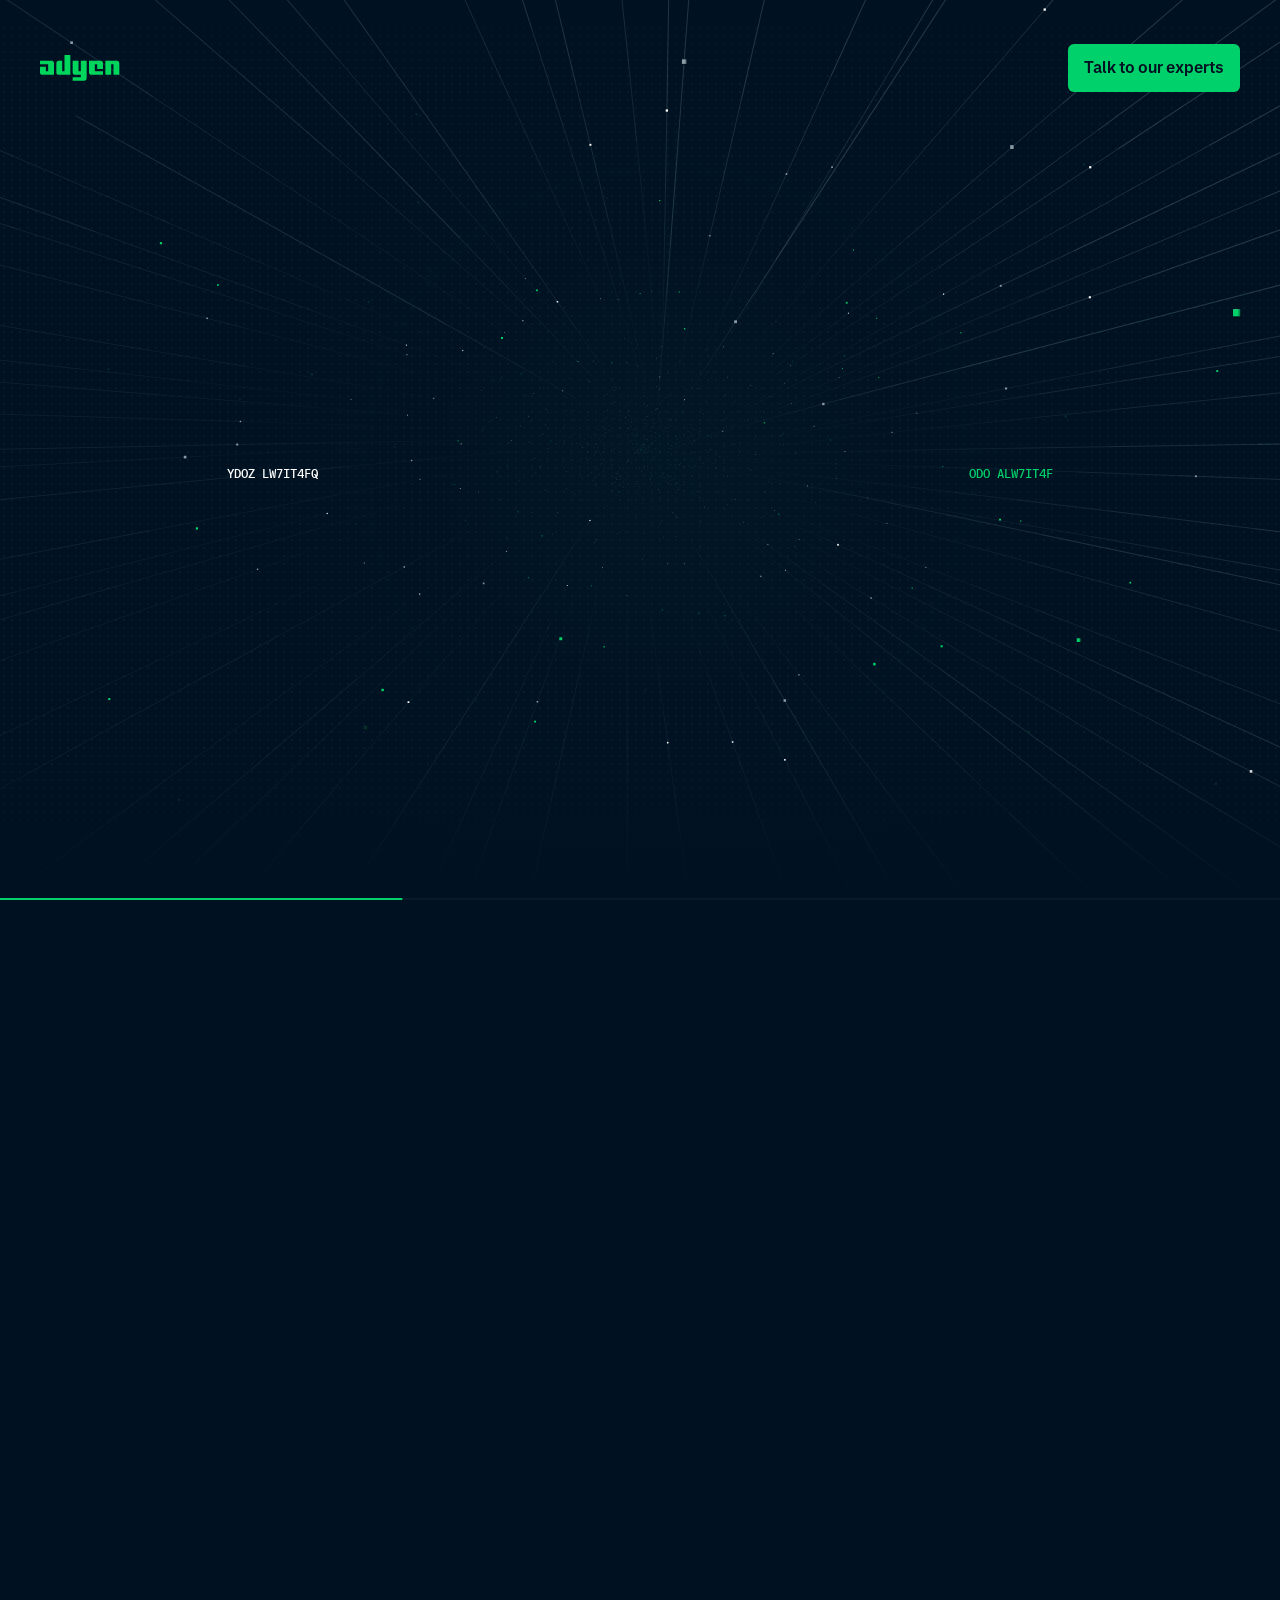
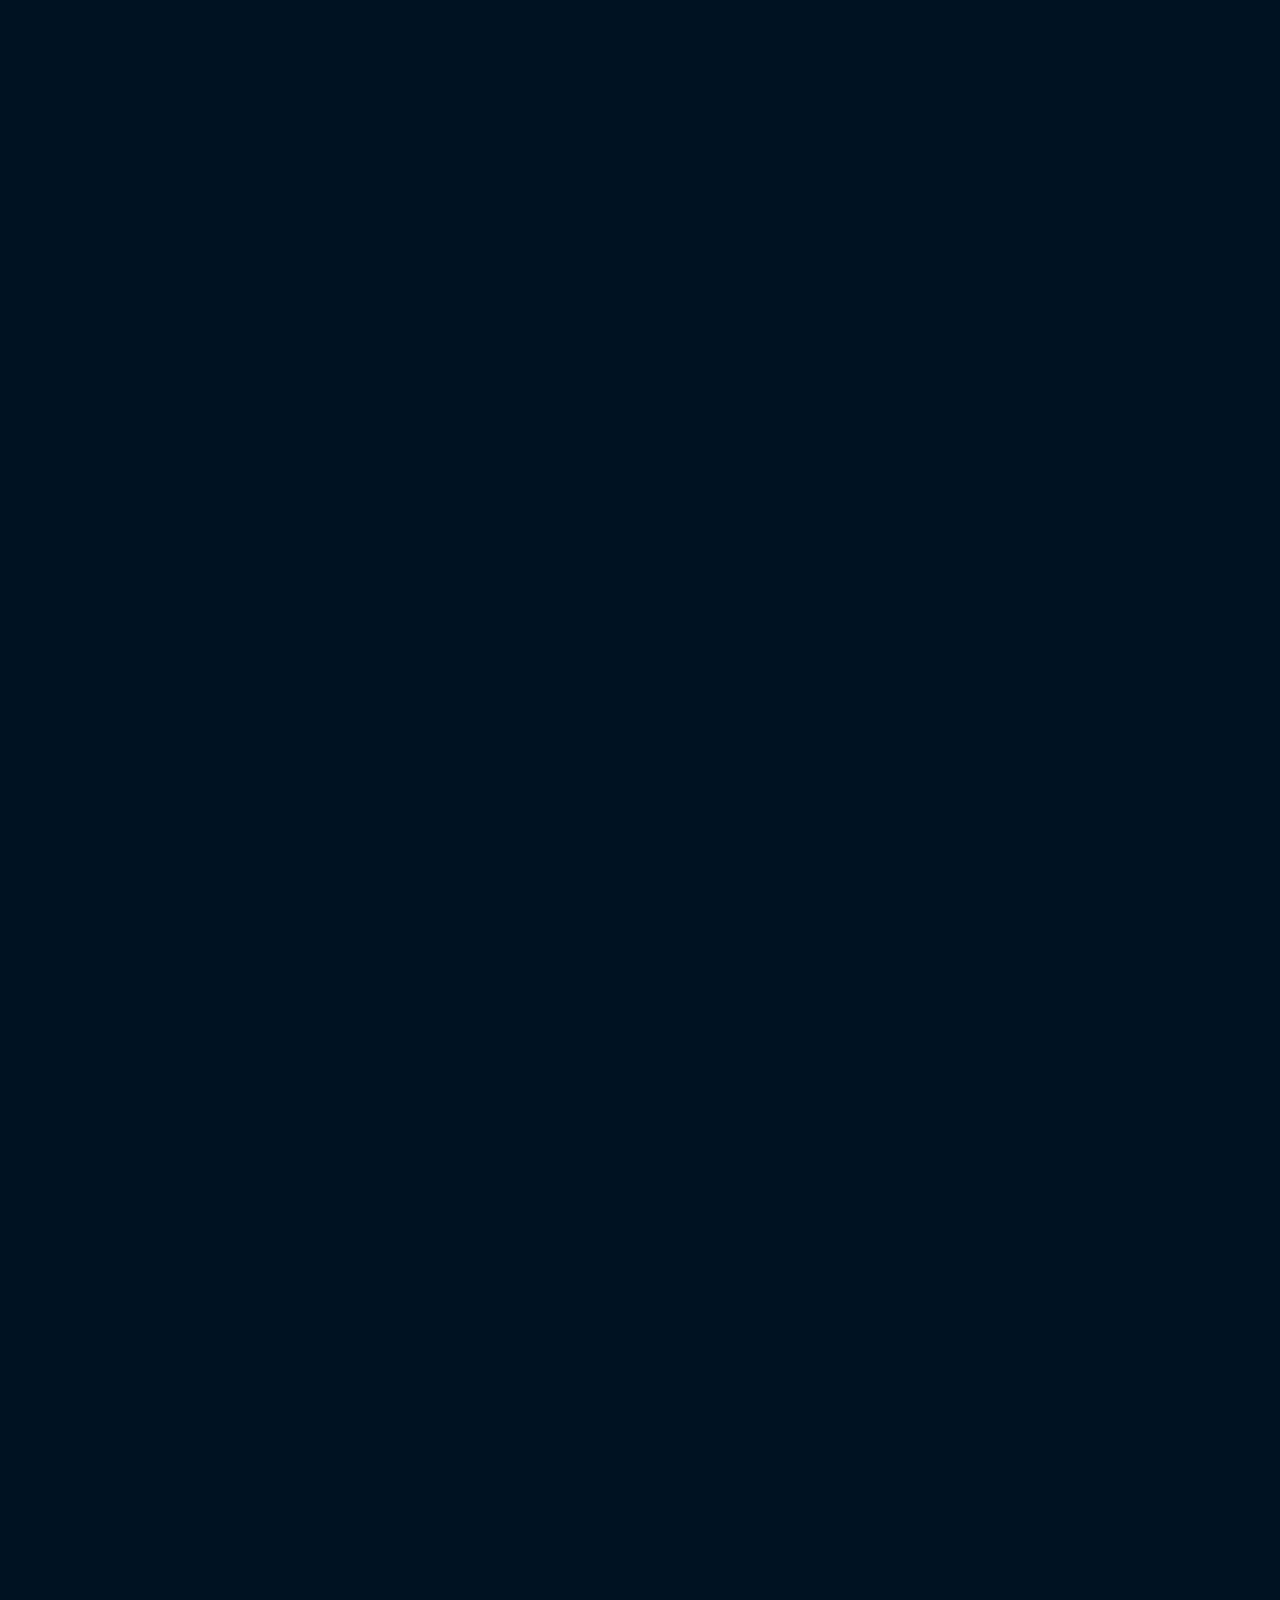
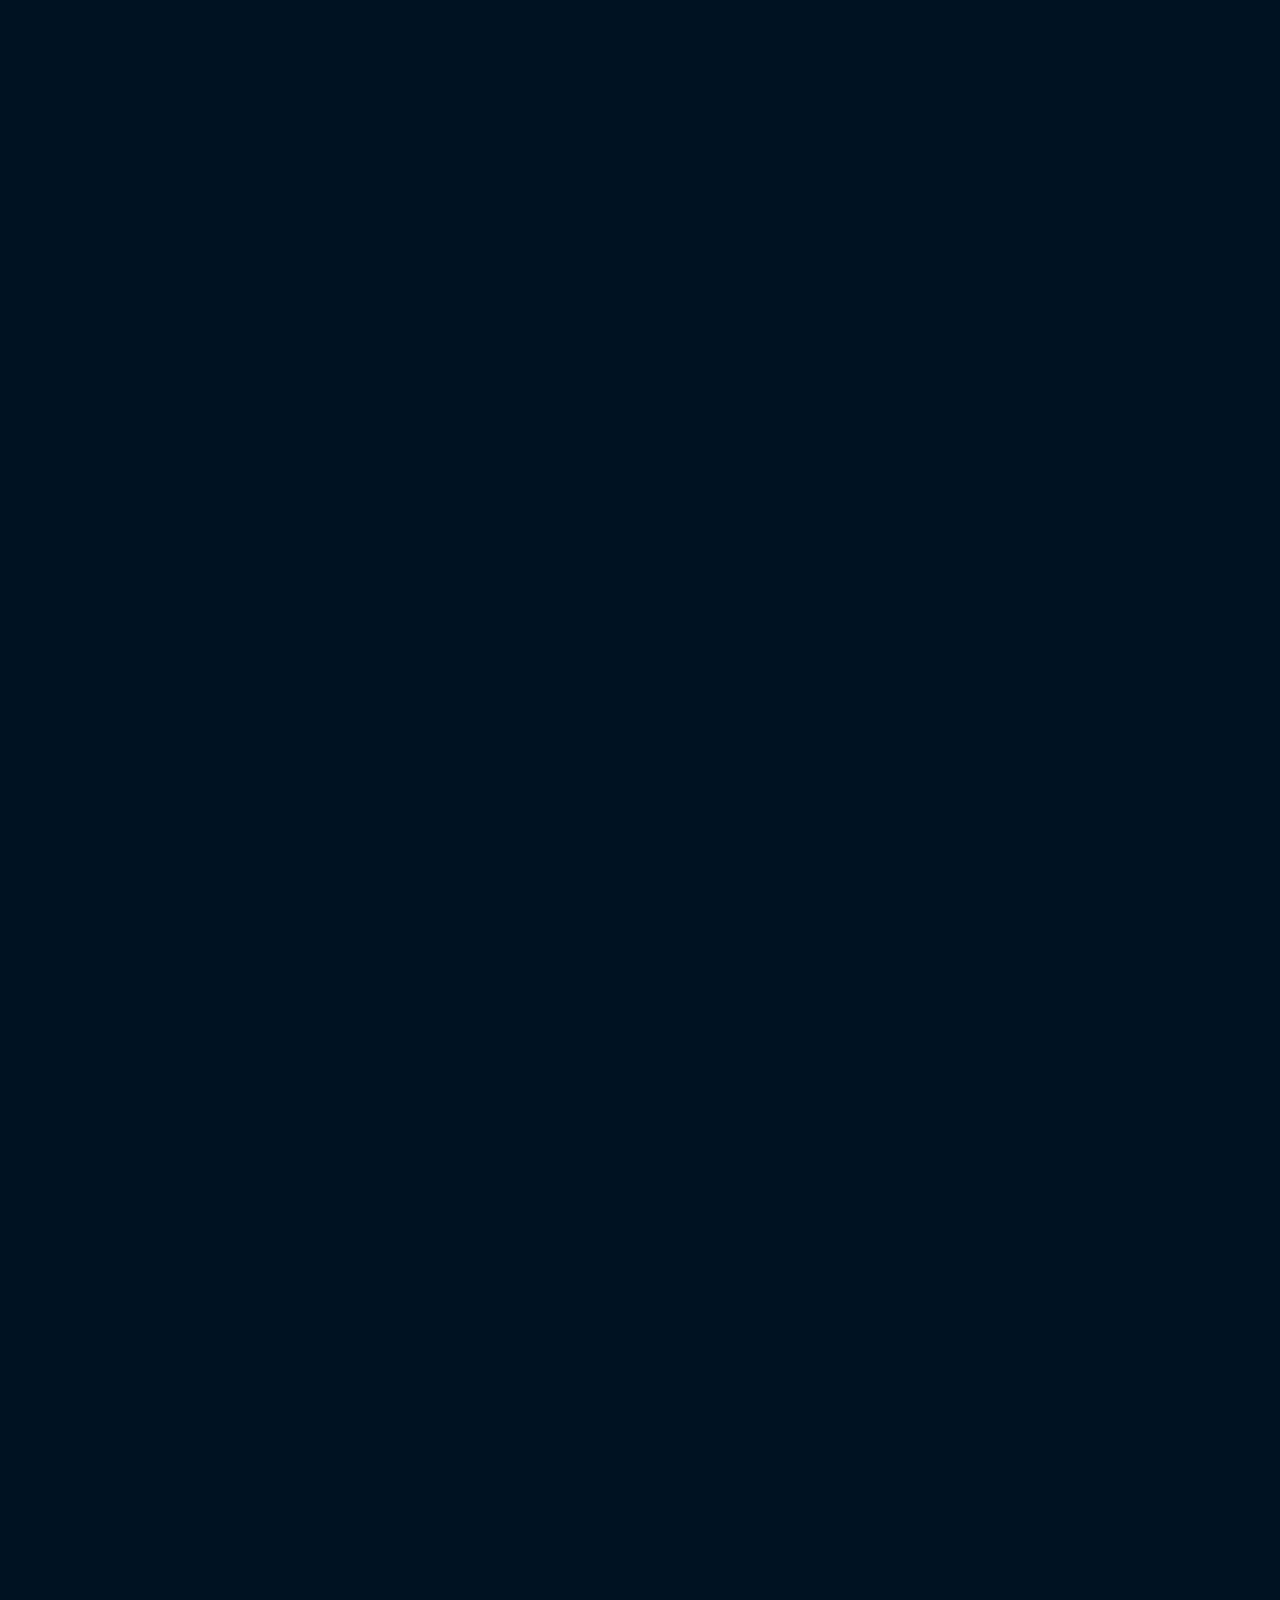
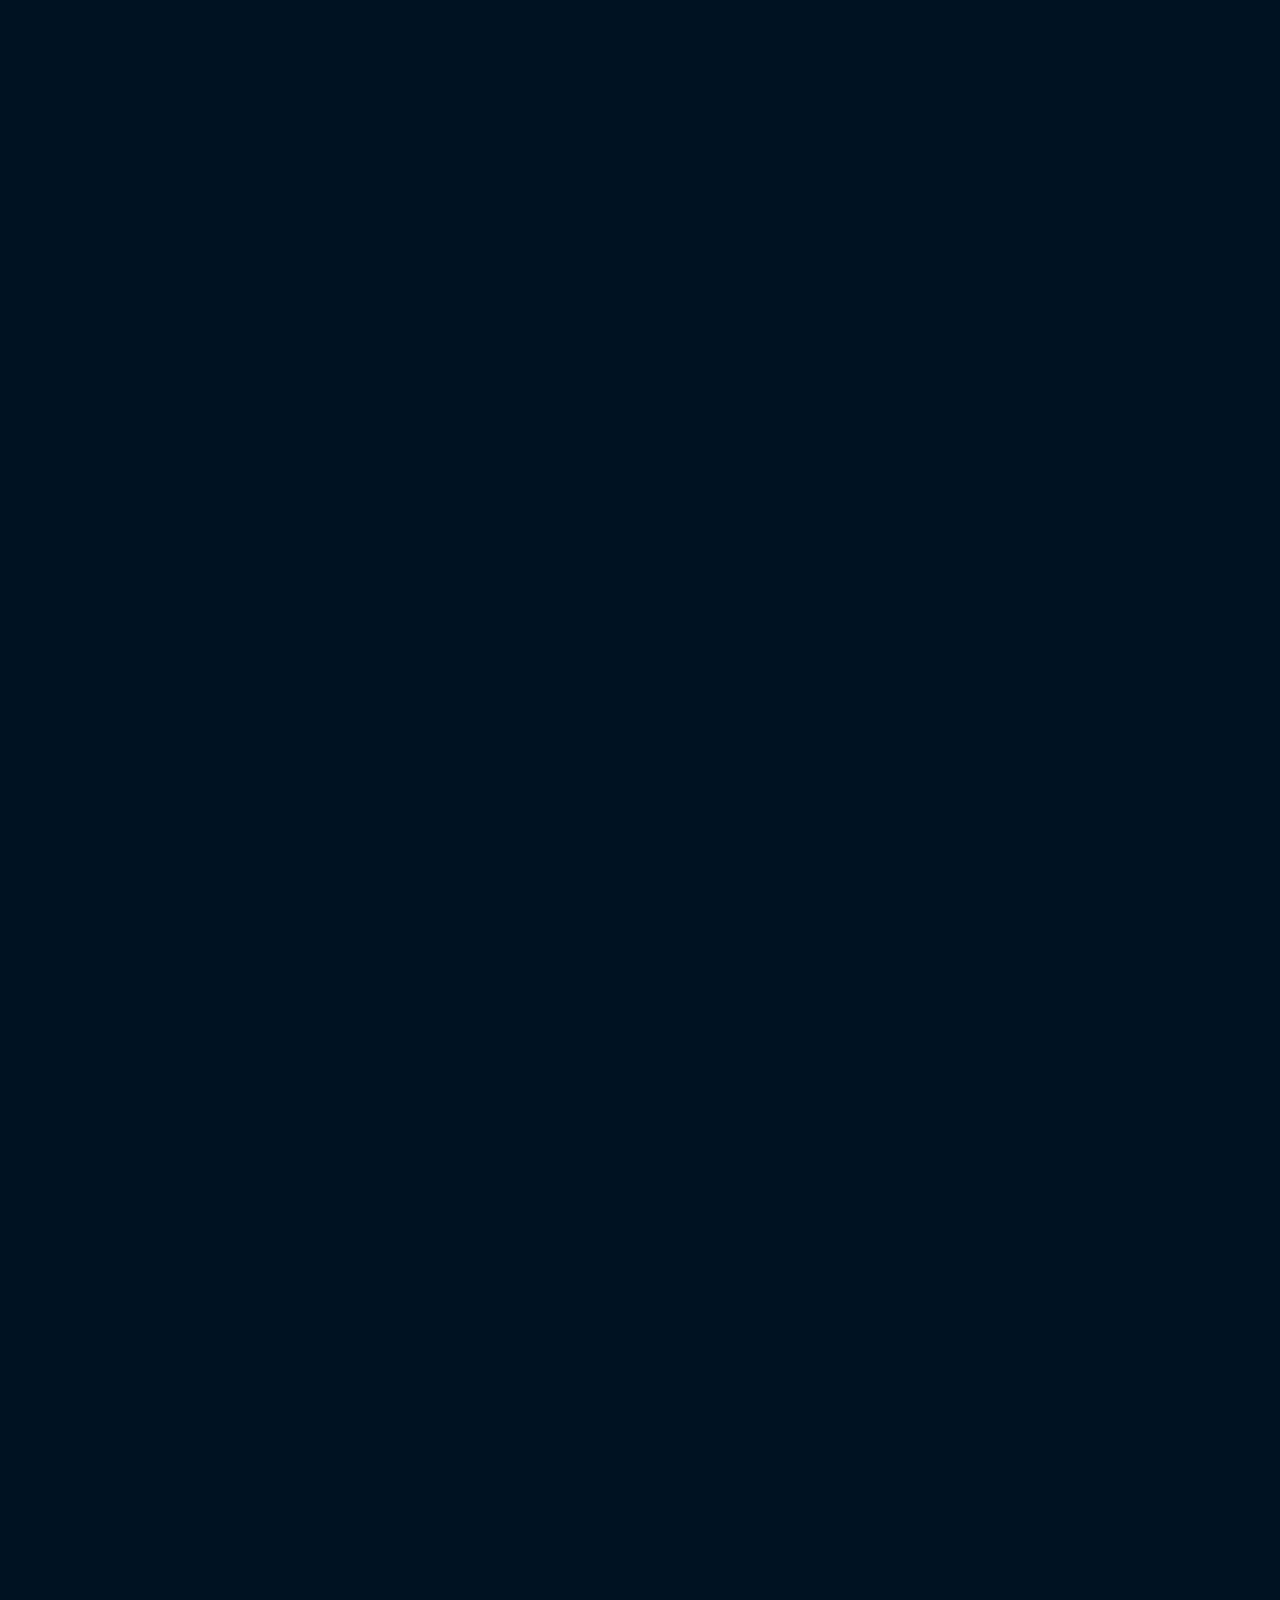
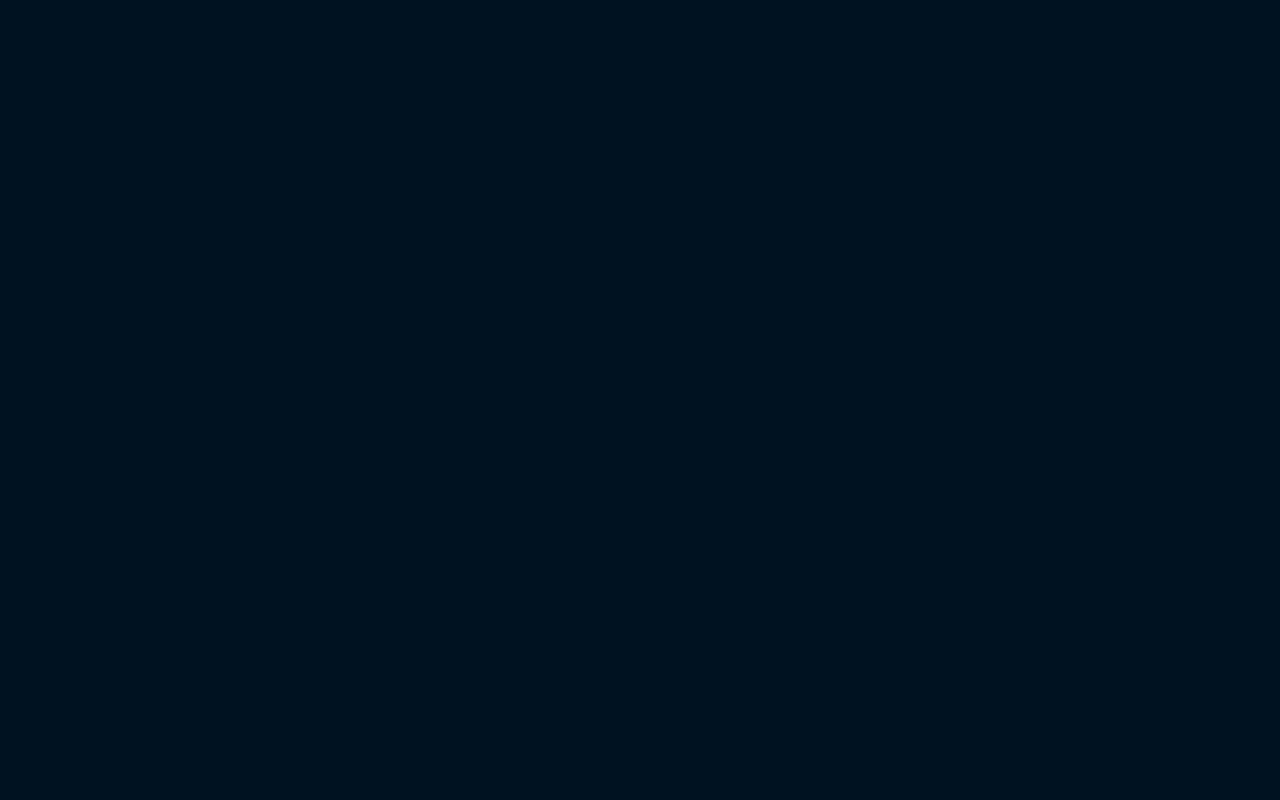
<file: adyen-prototype/joining-forces-5/index.html>
<!doctype html><html lang="en"><head><meta charset="utf-8"><meta name="viewport" content="width=device-width,initial-scale=1"><meta name="theme-color" content="#001222"><title>Adyen — Built for enterprise reality</title><meta name="description" content="Your ambition. Our platform. A continuous scroll-driven Adyen experience."><link rel="icon" href="assets/adyen-logo-v4.svg"><link rel="preload" href="assets/Adyen-UI-Medium.otf" as="font" type="font/otf" crossorigin><link rel="stylesheet" href="style.css"></head><body>
<a class="skip" href="#results">Skip animation</a>
<main><section class="journey" id="journey" aria-label="Joining forces — enterprise reality"><div class="stage">
<div class="dotted-grid" aria-hidden="true"></div><canvas id="world" aria-hidden="true"></canvas><div class="shade" aria-hidden="true"></div>
<header><a href="#journey" class="brand" aria-label="Adyen — replay from the beginning"><img src="assets/adyen-logo-v4.svg" width="80" height="26" alt="Adyen"></a><a class="header-cta" href="https://www.adyen.com/contact" target="_blank" rel="noopener noreferrer">Talk to our experts</a></header>
<div class="stories"><h1 class="chapter">You’ve<br>outgrown</h1><h2 class="chapter" aria-hidden="true">your payments<br>provider</h2></div>
<div class="field-label label-left">YOUR AMBITION</div><div class="field-label label-right">OUR PLATFORM</div>
<section class="enterprise" aria-label="Enterprise reality" aria-hidden="true"><h2>What got you started isn’t built<br class="desktop-break"> for enterprise reality.</h2><p>Every additional software layer and dependency in your payments system slows innovation. Adyen’s single platform is designed to give enterprise businesses the control to turn payments into a strategic growth driver.</p></section>
<figure class="growth" id="results" tabindex="-1" aria-label="With Adyen: a scroll illustration increasing from 0M+ through 50M+ to 100M+" aria-hidden="true">
<figcaption class="legend"><span class="legend-current"><i></i><span class="legend-text">Current setup</span></span><span class="legend-adyen" aria-hidden="true"><i></i><span class="legend-text">With Adyen</span></span></figcaption>
<div class="chart"><div class="chart-reveal" aria-hidden="true"><div class="chart-art"><div class="current"></div><div class="adyen"></div><img class="curve" src="assets/growth-curve-v4.svg" alt=""><img class="chart-logo" src="assets/adyen-white-v4.svg" alt=""></div></div><div class="milestones" role="list" aria-label="Payment platform milestones"><div class="milestone current-milestone" data-copy="selfService" data-x="0" data-crossing="456.5" role="listitem" aria-label="Self service" aria-hidden="true" style="left:0.000000%;--label-width:16.666667cqw"><i class="milestone-line" aria-hidden="true"></i><i class="curve-marker" aria-hidden="true" style="top:91.482966%"></i><i class="label-marker" aria-hidden="true"></i><span class="milestone-text milestone-selfService" aria-hidden="true">Self service</span></div><div class="milestone current-milestone" data-copy="aggregator" data-x="300" data-crossing="449.5" role="listitem" aria-label="Aggregator model" aria-hidden="true" style="left:16.666667%;--label-width:16.666667cqw"><i class="milestone-line" aria-hidden="true"></i><i class="curve-marker" aria-hidden="true" style="top:90.080160%"></i><i class="label-marker" aria-hidden="true"></i><span class="milestone-text milestone-aggregator" aria-hidden="true">Aggregator model</span></div><div class="milestone current-milestone" data-copy="blended" data-x="599" data-crossing="415.5" role="listitem" aria-label="Blended model" aria-hidden="true" style="left:33.277778%;--label-width:16.666667cqw"><i class="milestone-line" aria-hidden="true"></i><i class="curve-marker" aria-hidden="true" style="top:83.266533%"></i><i class="label-marker" aria-hidden="true"></i><span class="milestone-text milestone-blended" aria-hidden="true">Blended model</span></div><div class="milestone adyen-milestone" data-copy="singlePlatform" data-x="900" data-crossing="312.5" role="listitem" aria-label="Single platform" aria-hidden="true" style="left:50.000000%;--label-width:16.666667cqw"><i class="milestone-line" aria-hidden="true"></i><i class="curve-marker" aria-hidden="true" style="top:62.625251%"></i><i class="label-marker" aria-hidden="true"></i><span class="milestone-text milestone-singlePlatform" aria-hidden="true">Single platform</span></div><div class="milestone adyen-milestone" data-copy="banking" data-x="1199" data-crossing="171.5" role="listitem" aria-label="Global banking licenses" aria-hidden="true" style="left:66.611111%;--label-width:16.666667cqw"><i class="milestone-line" aria-hidden="true"></i><i class="curve-marker" aria-hidden="true" style="top:34.368737%"></i><i class="label-marker" aria-hidden="true"></i><span class="milestone-text milestone-banking" aria-hidden="true">Global banking licenses</span></div><div class="milestone adyen-milestone" data-copy="partnership" data-x="1498" data-crossing="63.5" role="listitem" aria-label="Strategic partnership" aria-hidden="true" style="left:83.222222%;--label-width:16.666667cqw"><i class="milestone-line" aria-hidden="true"></i><i class="curve-marker" aria-hidden="true" style="top:12.725451%"></i><i class="label-marker" aria-hidden="true"></i><span class="milestone-text milestone-partnership" aria-hidden="true">Strategic partnership</span></div></div></div>
<div class="stat"><span class="stat-label" aria-hidden="true"><span class="stat-volume">Your yearly processing volume</span><span class="stat-adyen">With Adyen</span></span><span class="counter" aria-hidden="true">0M+</span></div></figure>
<div class="controls"><button class="scroll-hint" aria-label="Scroll to join forces"><img src="assets/scroll-arrow.svg" width="20" height="20" alt=""></button></div><div class="progress-track" aria-hidden="true"><span></span></div>
</div></section></main>


<noscript><style>.journey{height:auto}.stage{height:auto;min-height:100vh;padding:130px 6% 80px}.stories,.field-label,.controls,canvas,.progress-track{display:none}.enterprise{position:relative;inset:auto;opacity:1;width:100%;min-height:440px}.enterprise h2{font-size:40px}.enterprise p{opacity:1}.growth{display:none}</style></noscript><script src="settings.js"></script><script src="scene.js"></script></body></html>
</file>
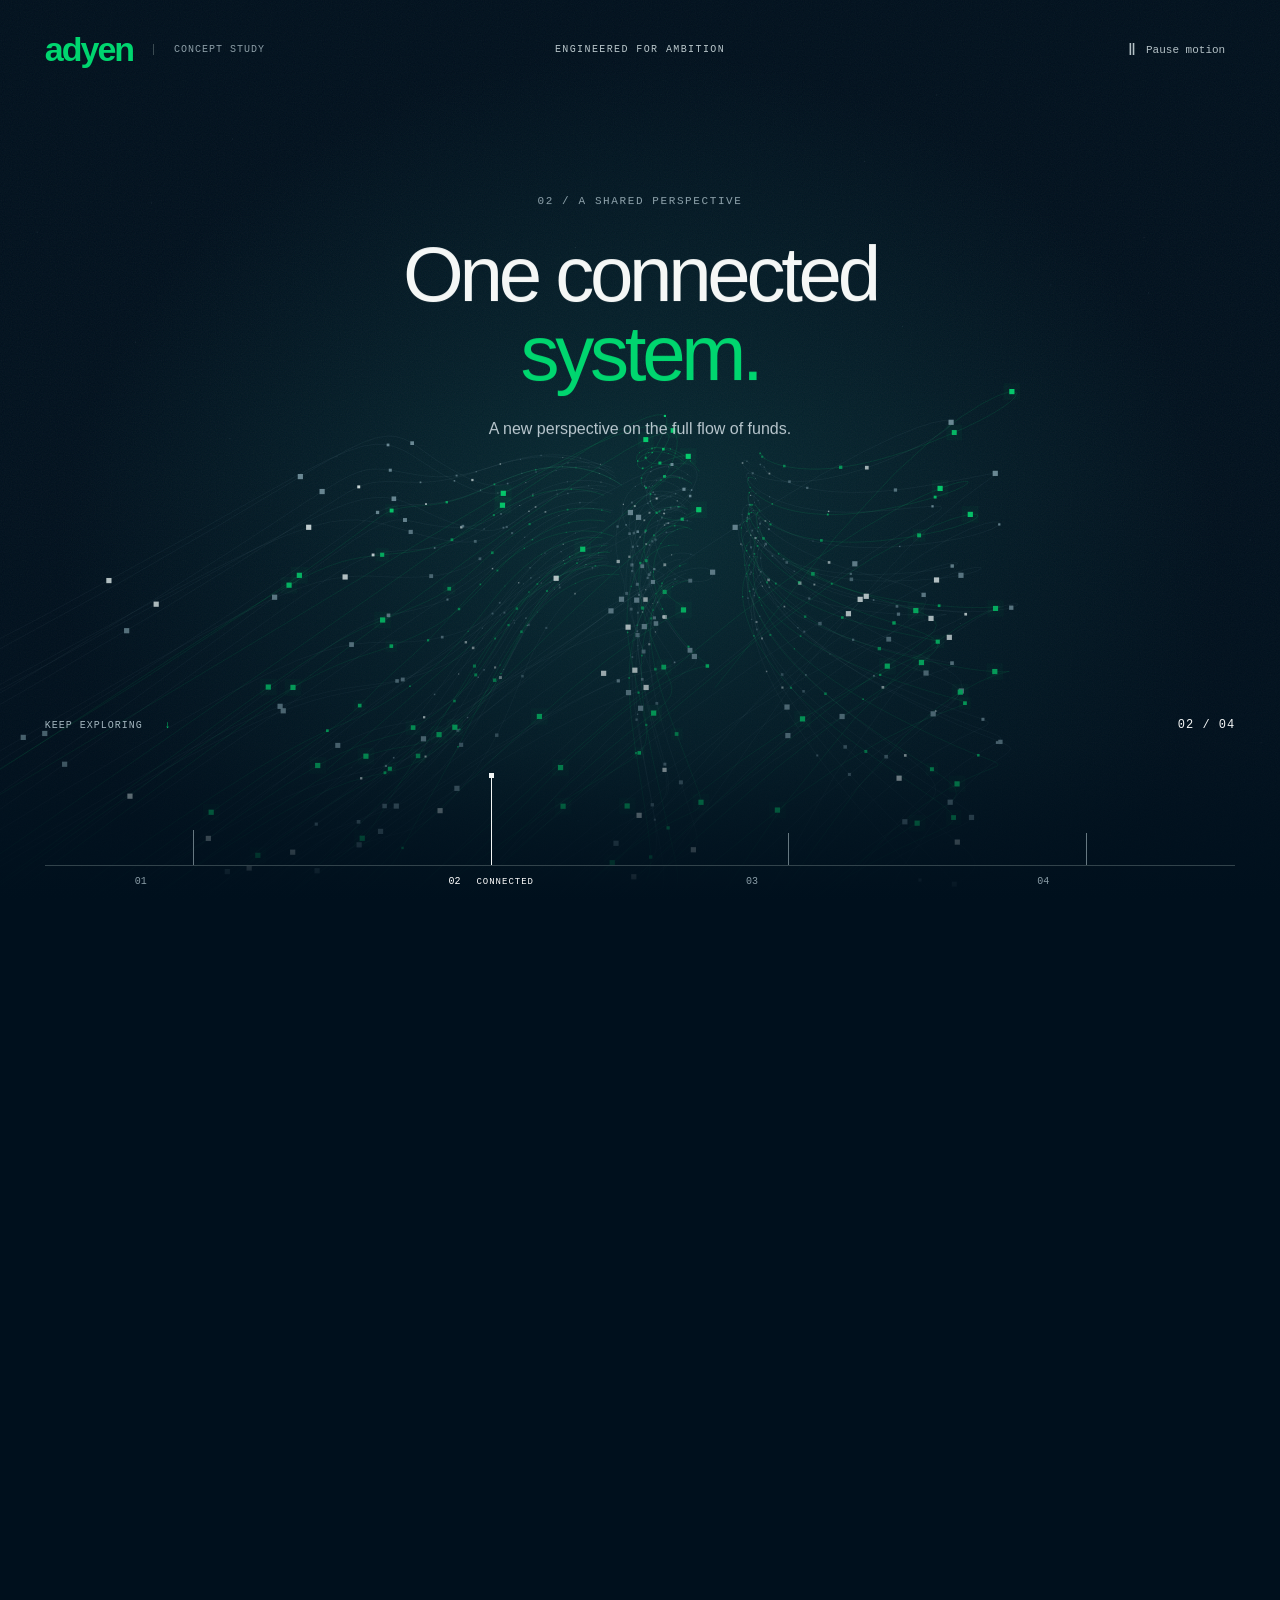
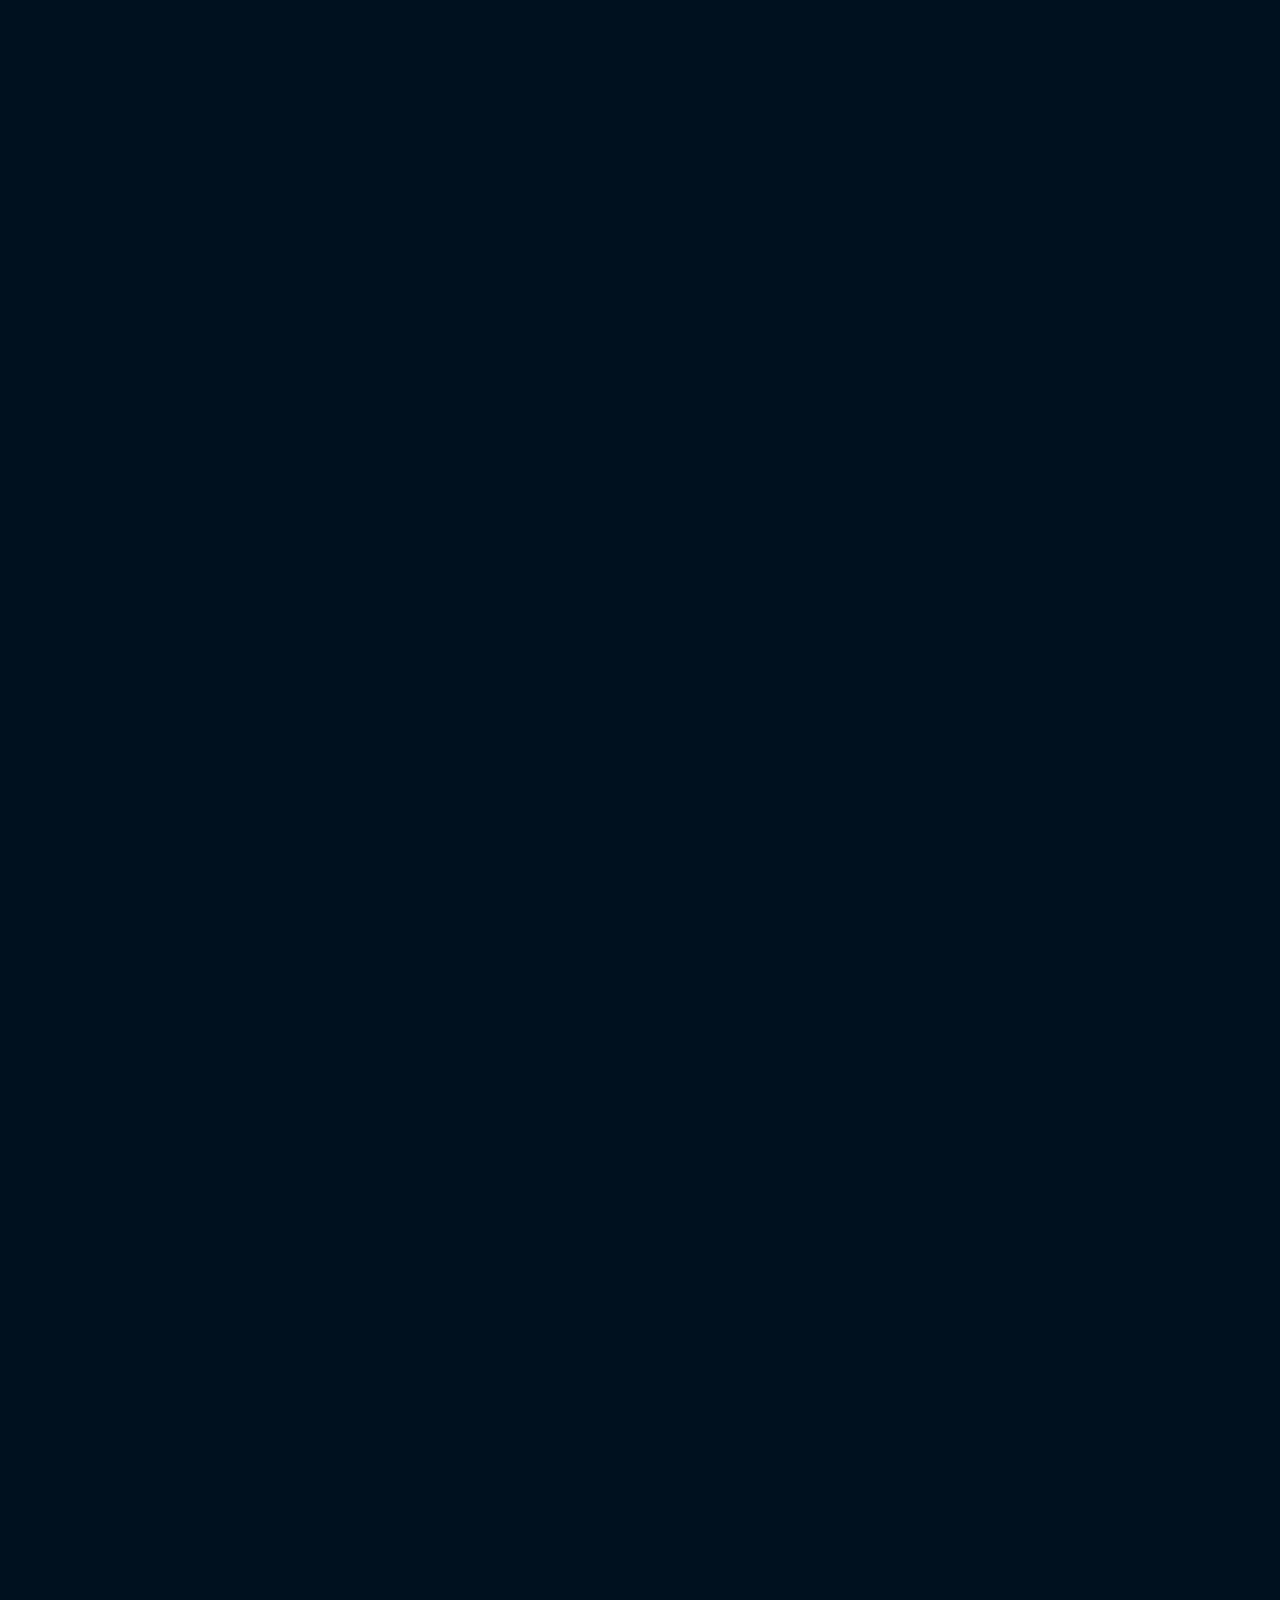
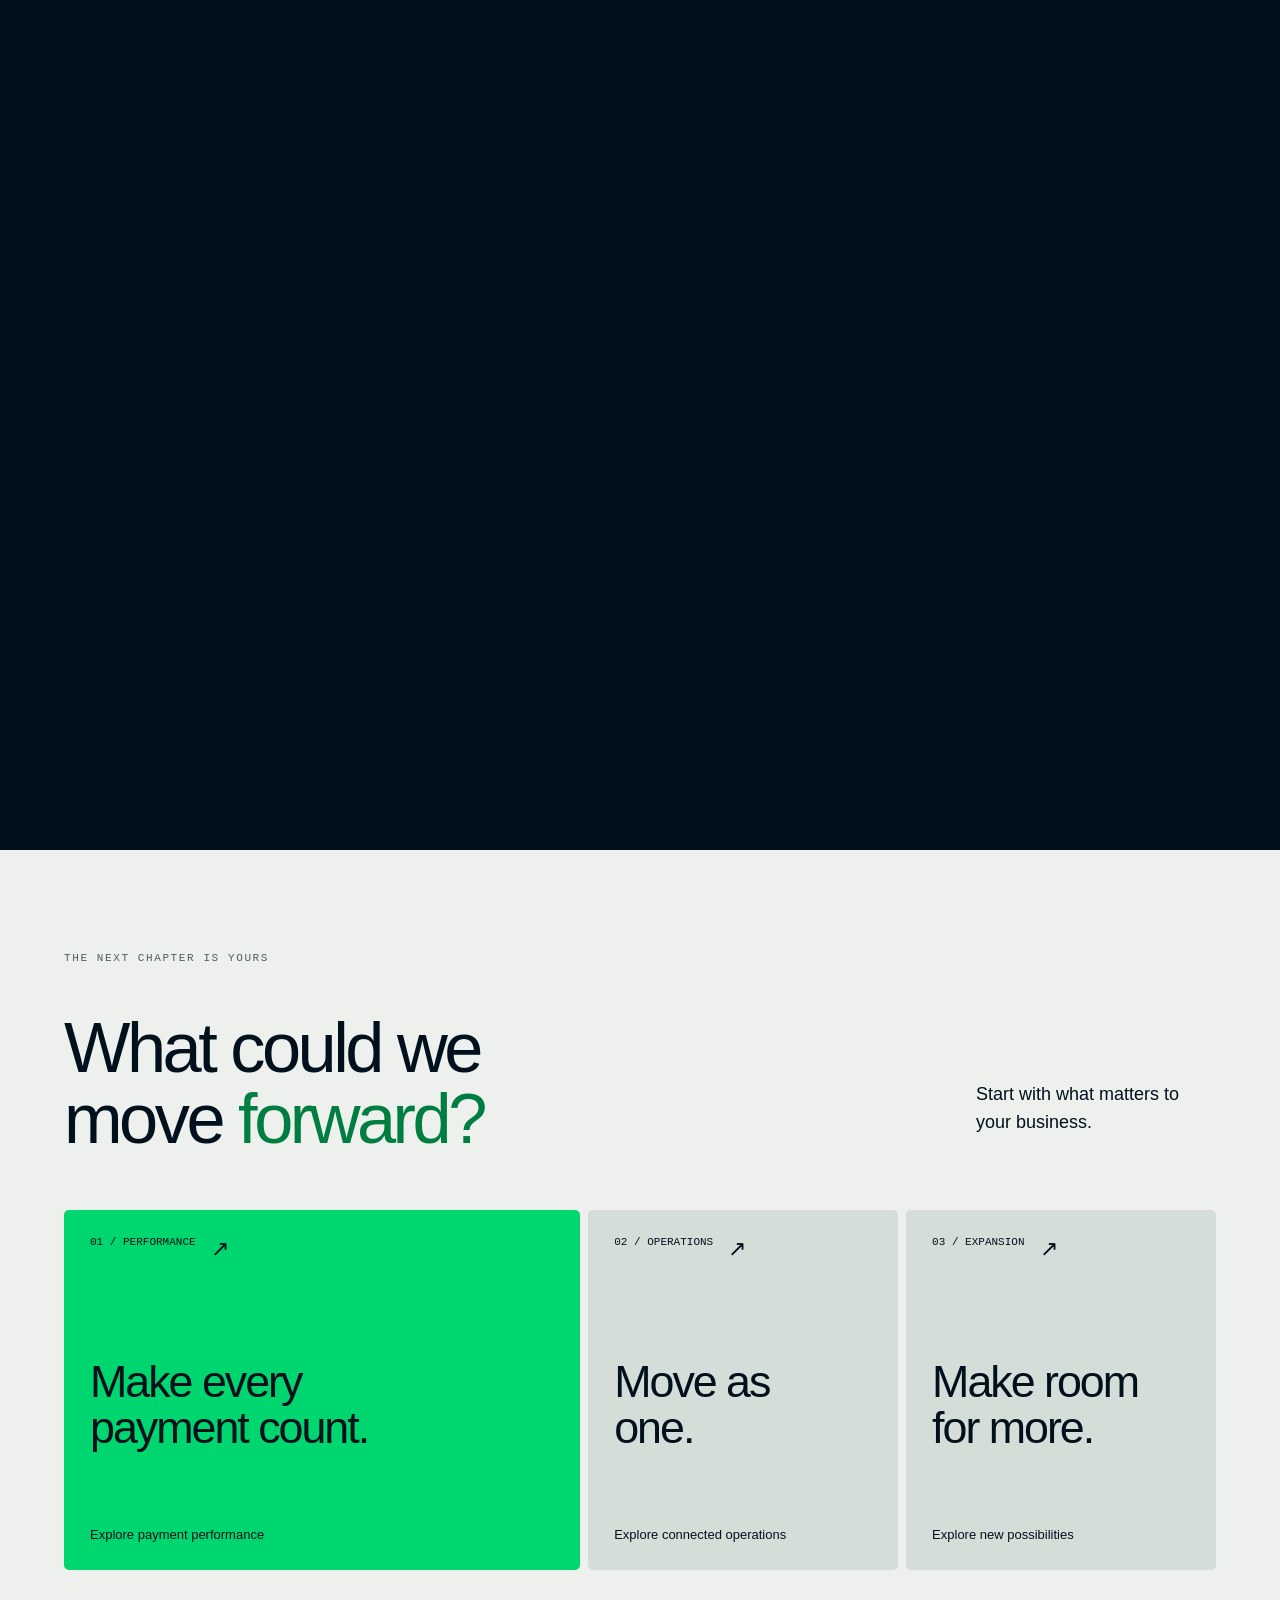
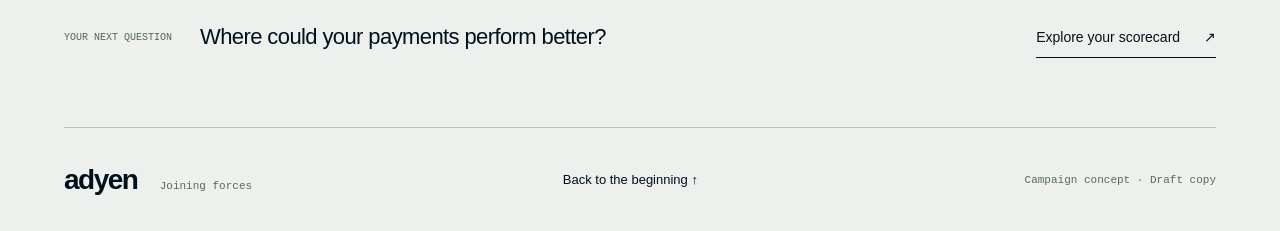
<file: adyen-prototype/joining-forces/index.html>
<!doctype html>
<html lang="en"><head><meta charset="utf-8"><meta name="viewport" content="width=device-width,initial-scale=1"><meta name="theme-color" content="#00101d"><title>Joining forces — Adyen concept</title><meta name="description" content="An interactive Joining Forces campaign concept for Adyen."><link rel="icon" href="data:image/svg+xml,%3Csvg xmlns='http://www.w3.org/2000/svg' viewBox='0 0 32 32'%3E%3Crect width='32' height='32' fill='%2300101d'/%3E%3Cpath d='M4 8L16 16 28 8M4 24L16 16 28 24' stroke='%2300d66f' fill='none' stroke-width='2'/%3E%3C/svg%3E"><link rel="stylesheet" href="style.css"></head>
<body><a class="skip" href="#possibilities">Skip to content</a>
<main><section class="journey" id="journey" aria-label="Joining forces, a story in four chapters"><div class="stage">
<canvas id="world" aria-hidden="true"></canvas><div class="grain" aria-hidden="true"></div><div class="shade" aria-hidden="true"></div>
<header><a href="#journey" class="brand" aria-label="Adyen concept home">adyen<span>CONCEPT STUDY</span></a><span class="header-centre">ENGINEERED FOR AMBITION</span><button class="motion" aria-pressed="false" title="Pause ambient motion"><span class="pause-icon" aria-hidden="true">Ⅱ</span><span class="motion-text">Pause motion</span></button></header>
<div class="stories">
<article class="chapter active" data-chapter="0"><p class="eyebrow">01 / JOINING FORCES</p><h1>Strength meets<br><em>strength.</em></h1><p class="subcopy">Your ambition. Adyen’s platform.</p></article>
<article class="chapter" data-chapter="1" aria-hidden="true" inert><p class="eyebrow">02 / A SHARED PERSPECTIVE</p><h2>One connected<br><em>system.</em></h2><p class="subcopy">A new perspective on the full flow of funds.</p></article>
<article class="chapter" data-chapter="2" aria-hidden="true" inert><p class="eyebrow">03 / WORKING AS ONE</p><h2>Everything moves<br><em>together.</em></h2><p class="subcopy">From receiving money to moving it forward.</p></article>
<article class="chapter" data-chapter="3" aria-hidden="true" inert><p class="eyebrow">04 / WHAT COMES NEXT</p><h2>Move money<br><em>intelligently.</em></h2><p class="subcopy">One platform for the full flow of funds.</p><a class="cta" href="#possibilities">See what it means for you <span>↗</span></a></article>
</div>
<div class="field-label label-left"><i></i><span>YOUR AMBITION</span></div><div class="field-label label-right"><span>OUR PLATFORM</span><i></i></div>
<div class="system-labels" aria-hidden="true"><span>01 / RECEIVE</span><span>02 / MANAGE</span><span>03 / PAY OUT</span></div>
<div class="bottom"><div class="bottom-meta"><span id="scroll-hint">SCROLL THROUGH WHAT WE CAN DO TOGETHER <b>↓</b></span><span id="count" aria-live="polite">01 / 04</span></div><nav class="progress" aria-label="Story chapters">
<button data-go="0" aria-label="Chapter 1: Strength meets strength" aria-current="step"><span class="tick"></span><span class="tick-label">01 <span>JOINING FORCES</span></span></button>
<button data-go="1" aria-label="Chapter 2: One connected system"><span class="tick"></span><span class="tick-label">02 <span>CONNECTED</span></span></button>
<button data-go="2" aria-label="Chapter 3: Everything moves together"><span class="tick"></span><span class="tick-label">03 <span>IN MOTION</span></span></button>
<button data-go="3" aria-label="Chapter 4: Move money intelligently"><span class="tick"></span><span class="tick-label">04 <span>WHAT’S NEXT</span></span></button>
</nav></div>
</div></section>
<section id="possibilities" class="possibilities" tabindex="-1"><div class="section-heading"><p class="eyebrow">THE NEXT CHAPTER IS YOURS</p><h2>What could we<br>move <em>forward?</em></h2><p>Start with what matters to your business.</p></div><div class="priority-tiles" aria-label="Choose your business priority"><button class="priority selected" aria-pressed="true" data-priority="performance"><span class="tile-top">01 / PERFORMANCE <b>↗</b></span><strong>Make every<br>payment count.</strong><span>Explore payment performance</span></button><button class="priority" aria-pressed="false" data-priority="operations"><span class="tile-top">02 / OPERATIONS <b>↗</b></span><strong>Move as<br>one.</strong><span>Explore connected operations</span></button><button class="priority" aria-pressed="false" data-priority="expansion"><span class="tile-top">03 / EXPANSION <b>↗</b></span><strong>Make room<br>for more.</strong><span>Explore new possibilities</span></button></div><div class="priority-detail" aria-live="polite"><span class="detail-label">YOUR NEXT QUESTION</span><p id="priority-question">Where could your payments perform better?</p><a href="../index.html#evaluate" id="evaluation-link">Explore your scorecard <span>↗</span></a></div><footer><span>adyen <small>Joining forces</small></span><button id="replay">Back to the beginning ↑</button><small>Campaign concept · Draft copy</small></footer></section></main>
<noscript><style>.journey{height:100svh}.chapter:not(:first-child){display:none}.progress,.motion{display:none}</style></noscript><script src="scene.js"></script></body></html>
</file>
<file: adyen-prototype/style.css>
:root{--ink:#00111f;--paper:#f5f5f2;--green:#00d66f;--line:#d3d8d8;--muted:#58666c}*{box-sizing:border-box}html{scroll-behavior:smooth;scroll-padding-top:90px}body{margin:0;font-family:Arial,Helvetica,sans-serif;color:var(--ink);background:var(--paper)}a{color:inherit;text-decoration:none}button,input{font:inherit}button,a,input{touch-action:manipulation}button{cursor:pointer}button:focus-visible,a:focus-visible,input:focus-visible,summary:focus-visible{outline:3px solid #008c49;outline-offset:5px}header{height:88px;padding:0 5%;display:flex;align-items:center;justify-content:space-between;background:var(--ink);color:white;border-bottom:1px solid #263641;gap:30px}.wordmark{font-size:35px;font-weight:900;letter-spacing:-2px;color:var(--green);display:flex;align-items:center;gap:20px}.concept{font:10px monospace;letter-spacing:1px;color:#a1adb4;border-left:1px solid #4a555e;padding-left:18px}nav{display:flex;gap:28px;font-size:14px}.header-cta{font-size:14px;padding:12px 0;border-bottom:1px solid #718088}.header-cta span{margin-left:20px}.hero{background:var(--ink);color:white;min-height:690px;height:calc(100svh - 88px);max-height:950px;position:relative;display:grid;grid-template-columns:1fr 1fr;align-items:center;padding:50px 5% 100px;overflow:hidden}.hero-copy{z-index:1}.eyebrow{font:12px/1.5 monospace;letter-spacing:1.2px;margin:0 0 32px}.hero h1{font-size:clamp(64px,7.8vw,124px);font-weight:400;line-height:.99;letter-spacing:-6px;margin:0 0 32px}.hero h1 span{color:var(--green)}.intro{font-size:18px;line-height:1.6;color:#c2cbd0;margin-bottom:32px}.button{display:inline-flex;justify-content:space-between;align-items:center;gap:40px;border:0;padding:18px 22px;font-size:16px;min-height:56px;border-radius:2px}.green{background:var(--green);color:var(--ink)}.green:hover{background:#00bf63}.orbit{width:112%;margin-left:-6%;color:#3f5866}.orbit svg{width:100%;display:block}.orbits{stroke-width:.85}.signal{stroke:var(--green);stroke-width:1.3;stroke-dasharray:640;stroke-dashoffset:0;animation:draw 2.2s ease-out}.markers{fill:var(--green)}.orbit-label{fill:#aebac2;font:11px monospace}.center-label{fill:#fff;font:12px monospace;letter-spacing:2px}@keyframes draw{from{stroke-dashoffset:640}}.hero-bottom{position:absolute;bottom:30px;left:5%;right:5%;border-top:1px solid #33434c;padding-top:20px;display:flex;justify-content:space-between;color:#aab6bf;font:11px monospace;letter-spacing:1px}.story{display:grid;grid-template-columns:1fr 1fr;gap:8%;padding:0 7%;background:#ebeeeb}.story-visual{position:sticky;top:65px;align-self:start;padding-top:65px;padding-bottom:50px}.score-grid{display:grid;grid-template-columns:1fr 1fr;min-height:380px}.grid-cell{border:1px solid #bbc5c1;margin:-1px 0 0 -1px;padding:24px;min-height:180px;transition:opacity .6s,transform .6s,background .6s}.grid-cell span{font:10px monospace;letter-spacing:.5px}.grid-cell strong{display:block;font-size:26px;font-weight:400;line-height:1.18;margin-top:32px;letter-spacing:-.6px}.base{background:#f8faf7;grid-column:span 2;min-height:190px;transition:all .6s}.extra{opacity:.18;transform:translateY(12px)}.story[data-active="1"] .extra,.story[data-active="2"] .extra{opacity:1;transform:none}.story[data-active="2"] .base{background:#c8f4dc}.extra:last-child{grid-column:span 2}.measuring{height:1px;background:#64756f;position:relative;margin-top:25px}.measuring i{position:absolute;left:40%;top:-3px;width:7px;height:7px;background:#008c49}.visual-caption{color:var(--muted);font-size:13px;line-height:1.5}.story-copy article{min-height:75vh;display:flex;flex-direction:column;justify-content:center;padding:80px 0}.chapter{font:12px monospace;color:#65716c;margin-bottom:20px}h2{font-size:clamp(36px,4.3vw,64px);font-weight:400;letter-spacing:-2.4px;line-height:1.06;margin:0 0 28px}.story h2{font-size:clamp(32px,3.4vw,50px)}.story p:not(.eyebrow):not(.visual-caption){font-size:18px;line-height:1.6;color:var(--muted);max-width:420px}.text-link{font-size:16px;border-bottom:1px solid #85908b;padding-bottom:10px;align-self:start}.evaluation{padding:95px 7% 100px;background:#fff}.section-top{display:flex;justify-content:space-between;gap:20px}.small{font-size:12px;line-height:1.6;color:#66737b}.tabs{display:flex;margin-top:45px;border-bottom:1px solid var(--line);gap:36px}.tabs button{border:0;background:none;color:#6b747a;border-bottom:2px solid transparent;display:flex;gap:16px;align-items:center;padding:20px 0;font:12px monospace}.tabs button span{font:17px Arial,sans-serif}.tabs [aria-selected=true]{border-color:var(--ink);color:var(--ink)}.tool{display:grid;grid-template-columns:1fr 1fr;gap:8%;padding:55px 0 40px}.tool h3{font-size:30px;letter-spacing:-.8px;font-weight:400;line-height:1.15;margin:0 0 16px}.tool p{color:var(--muted);font-size:16px;line-height:1.6}.inputs{margin-top:30px;display:grid;grid-template-columns:1fr 1fr;gap:24px}.field label{display:block;font-size:14px;margin-bottom:10px}.field input[type=number]{width:100%;border:1px solid #acb5b8;padding:14px;background:#fff;border-radius:2px;color:var(--ink)}.range-field{grid-column:span 2}.range-heading{display:flex;justify-content:space-between;align-items:start;gap:20px}.range-heading output{white-space:nowrap;font:14px monospace}input[type=range]{width:100%;accent-color:#008f4b;min-height:30px}.range-labels{display:flex;justify-content:space-between;font:12px monospace;color:var(--muted)}.result{background:var(--ink);color:white;padding:32px;min-height:340px;display:flex;flex-direction:column;justify-content:space-between;position:relative;overflow:hidden}.result .eyebrow{color:#a2b4bf;margin-bottom:15px}.result strong{font-size:clamp(38px,5.5vw,80px);font-weight:400;letter-spacing:-3px;color:var(--green);display:block}.result p{color:#bec9cf}.result .small{color:#a8b7c0}.bars{display:flex;align-items:end;gap:5px;height:85px;margin:15px 0}.bars i{background:#2a414e;flex:1;min-height:5px}.bars i:last-child{background:var(--green)}details{border-top:1px solid var(--line);padding:20px 0}details:last-child{border-bottom:1px solid var(--line)}summary{list-style:none;font-size:17px;cursor:pointer;display:flex;justify-content:space-between;gap:20px;padding:4px 0}summary::-webkit-details-marker{display:none}summary:after{content:'+';font-size:22px;font-weight:400}details[open] summary:after{content:'−'}details p{max-width:800px;color:var(--muted);font-size:15px;line-height:1.7}details a{text-decoration:underline}.checks{margin:30px 0}.check{display:flex;gap:15px;align-items:start;padding:16px 0;border-bottom:1px solid var(--line);font-size:16px;line-height:1.5;cursor:pointer}.check input{accent-color:#008b49;width:20px;height:20px;flex-shrink:0;margin-top:2px}.result ul{padding-left:20px;color:#d4dce0;line-height:1.8}.takeaway{padding:90px 7%;background:#e9ece8;display:grid;grid-template-columns:1.15fr 1fr;gap:8%}.takeaway h2{font-size:clamp(34px,3.8vw,54px)}.takeaway p{line-height:1.6;color:var(--muted);max-width:420px}.takeaway .button{margin:20px 0 0}.summary{background:#fff;padding:32px;border-top:3px solid #00b864}.summary-top{font:11px monospace;display:flex;justify-content:space-between;gap:10px}.summary h3{font-size:28px;font-weight:400;letter-spacing:-.8px;margin-top:35px}.summary ul{padding-left:20px;line-height:1.7;font-size:15px}.summary .scenario{font-size:24px;color:#007c41;letter-spacing:-.6px}.summary .small{border-top:1px solid var(--line);padding-top:18px;margin-top:24px}footer{background:var(--ink);color:#fff;padding:40px 5%;display:flex;align-items:center;justify-content:space-between;gap:20px}footer p{font-size:14px}footer .small{color:#9caeb8}@media(min-width:1500px){.hero,.evaluation,.takeaway,.story{padding-left:max(7%,calc((100vw - 1400px)/2));padding-right:max(7%,calc((100vw - 1400px)/2))}}@media(max-width:760px){header{height:72px;padding:0 6%}.wordmark{font-size:29px}.concept{display:none}nav{display:none}.header-cta{font-size:12px}.hero{height:auto;max-height:none;min-height:0;display:block;padding:56px 6% 80px}.hero h1{font-size:68px;letter-spacing:-3.5px}.eyebrow{font-size:10px;margin-bottom:26px}.intro{font-size:16px}.orbit{width:100%;margin:-15px auto -25px;max-width:480px}.hero-bottom{font-size:9px;left:6%;right:6%;bottom:24px}.hero-bottom span{display:none}.story{display:block;padding:45px 6%}.story-visual{position:relative;top:0;padding:0}.score-grid{min-height:0}.grid-cell{min-height:140px;padding:18px}.grid-cell strong{font-size:22px;margin-top:22px}.extra{opacity:1;transform:none}.story-copy article{min-height:0;padding:35px 0;border-top:1px solid #c3cbc5}.story h2{font-size:36px}.story p:not(.eyebrow):not(.visual-caption){font-size:16px}.evaluation{padding:60px 6%}.section-top>.small{display:none}h2{font-size:43px;letter-spacing:-1.7px}.tabs{gap:12px;margin-top:30px}.tabs button{flex:1;display:block;text-align:left;padding:16px 0;font-size:10px}.tabs button span{display:block;font-size:14px;line-height:1.4;margin-top:8px}.tool{grid-template-columns:1fr;gap:32px;padding-top:35px}.tool h3{font-size:28px}.inputs{gap:16px}.field label{font-size:13px}.result{min-height:310px;padding:25px}.result strong{font-size:58px}.takeaway{grid-template-columns:1fr;padding:60px 6%;gap:35px}.summary{padding:25px}footer{flex-wrap:wrap;padding:35px 6%}footer .small{width:100%}.orbit-label{font-size:13px}.center-label{font-size:14px}}@media(prefers-reduced-motion:reduce){html{scroll-behavior:auto}*,*:before,*:after{animation:none!important;transition:none!important}.extra{opacity:1;transform:none}}@media print{header,.hero,.story,.evaluation,footer,.takeaway>div:first-child{display:none!important}.takeaway{display:block;padding:0;background:#fff}.summary{border:0;padding:20px}.summary-top:before{content:'Adyen campaign concept · ';}.summary{break-inside:avoid}}
</file>
<file: adyen-prototype/joining-forces 2/style.css>
@font-face{font-family:Adyen UI;src:url('assets/Adyen-UI-Medium.otf') format('opentype');font-weight:500;font-display:swap}@font-face{font-family:Adyen UI;src:url('assets/Adyen-UI-Bold.otf') format('opentype');font-weight:700;font-display:swap}@font-face{font-family:Adyen Mono;src:url('assets/Adyen-Mono-Medium.ttf') format('truetype');font-weight:500;font-display:swap}
:root{color-scheme:dark;--navy:#001222;--green:#00D16A;--white:#fff;--grey:#94a2aa}*{box-sizing:border-box}html{scroll-behavior:smooth}body{margin:0;background:var(--navy);color:var(--white);font-family:Adyen UI,Arial,sans-serif;font-weight:500}a{color:inherit;text-decoration:none}button{font:inherit;color:inherit;cursor:pointer}button,a{-webkit-tap-highlight-color:transparent}button:focus-visible,a:focus-visible{outline:2px solid var(--green);outline-offset:5px}.skip,.motion{position:fixed;left:20px;top:-90px;z-index:50;background:var(--green);color:var(--navy);padding:14px;border:0;border-radius:6px}.skip:focus{top:15px}.motion:focus{top:70px}.journey{height:340svh;position:relative}.stage{height:100svh;min-height:480px;position:sticky;top:0;overflow:hidden;background:var(--navy)}#world,.dotted-grid,.shade{position:absolute;inset:0;width:100%;height:100%;pointer-events:none}.dotted-grid{background-image:radial-gradient(circle,rgba(55,94,111,.22) .65px,transparent .8px);background-size:8px 8px;mask-image:linear-gradient(transparent,black 8%,black 86%,transparent)}.shade{background:linear-gradient(0deg,#001222,transparent 17%);z-index:2}header{position:absolute;inset:0 12.5% auto;display:flex;align-items:center;justify-content:space-between;padding:24px 0 16px;height:88px;z-index:10}.brand{display:block;width:80px;height:26px}.brand img{display:block}.header-cta{display:flex;align-items:center;justify-content:center;min-height:48px;padding:13px 16px;border-radius:6px;background:var(--green);color:var(--navy);font-size:16px;font-weight:700;line-height:21.44px}.header-cta:hover{box-shadow:0 0 0 3px #00d16a30}.stories{position:absolute;inset:0;z-index:4;pointer-events:none}.chapter{position:absolute;top:52.1296%;left:50%;width:49.427%;margin:0;text-align:center;font-size:clamp(48px,4.6875vw,110px);font-weight:500;line-height:1;letter-spacing:0;opacity:0;transform:translate(-50%,-50%);will-change:transform,opacity}.field-label{position:absolute;top:52.6852%;font-family:Adyen Mono,monospace;font-size:clamp(10px,.625vw,15px);font-weight:500;line-height:1.12;letter-spacing:0;z-index:5;white-space:nowrap;transform:translateY(-50%)}.label-left{left:13.0729%;text-align:left;color:#fff}.label-right{right:12.96875%;text-align:right;color:var(--green)}h2{font-weight:500;line-height:1.04;margin:0}.eyebrow{font:500 11px/1.6 Adyen Mono,monospace;letter-spacing:1px}em{font-style:normal;color:var(--green)}
.possibilities{background:#edf0ec;color:var(--navy);padding:100px 5% 0;position:relative;z-index:8;scroll-margin-top:0}.section-heading{display:grid;grid-template-columns:1fr 1fr;align-items:end;gap:20px}.section-heading .eyebrow{grid-column:1/-1;color:#4c6059}.section-heading h2{font-size:clamp(46px,5.5vw,84px);letter-spacing:-.05em}.section-heading em{color:#007e42}.section-heading>p:last-child{font-size:18px;line-height:1.6;justify-self:end;max-width:240px}.priority-tiles{display:flex;gap:8px;margin-top:55px;min-height:360px}.priority{flex:1;border:0;background:#d5ddd8;color:var(--navy);border-radius:5px;text-align:left;display:flex;flex-direction:column;justify-content:space-between;padding:26px;transition:flex .7s cubic-bezier(.22,1,.36,1),background .5s;overflow:hidden;min-width:0}.priority.selected{flex:1.8;background:var(--green)}.tile-top{display:flex;justify-content:space-between;gap:15px;font:500 11px Adyen Mono,monospace;white-space:nowrap}.tile-top b{font:22px Arial}.priority strong{font-size:clamp(27px,3.5vw,54px);font-weight:400;line-height:1.04;letter-spacing:-.045em;display:block;margin:50px 0 28px}.priority>span:last-child{font-size:13px;line-height:1.5}.priority-detail{padding:32px 0 55px;display:flex;align-items:center;gap:28px;min-height:150px}.detail-label{font:500 10px Adyen Mono,monospace;white-space:nowrap;color:#53665c}.priority-detail p{font-size:22px;letter-spacing:-.6px;flex:1}.priority-detail a{font-size:14px;border-bottom:1px solid;padding:12px 0;white-space:nowrap}.priority-detail a span{padding-left:20px}footer{border-top:1px solid #b7c5bc;padding:30px 0;display:flex;align-items:center;justify-content:space-between;gap:20px}footer>span{font-size:28px;font-weight:900;letter-spacing:-1.5px}footer small{font:500 11px Adyen Mono,monospace;letter-spacing:0;color:#586a60;margin-left:16px}footer button{border:0;background:none;color:var(--navy);padding:14px;font-size:13px}@media(max-width:700px){header{inset:0 6% auto;padding-top:20px;height:84px}.header-cta{font-size:13px;line-height:18px;min-height:42px;padding:12px}.chapter{font-size:clamp(44px,11vw,70px);width:90%}.field-label{font-size:10px}.label-left{left:6%}.label-right{right:6%}.possibilities{padding:65px 6% 0}.section-heading{display:block}.section-heading h2{font-size:48px}.section-heading>p:last-child{max-width:none;font-size:16px;margin-top:22px}.priority-tiles{flex-direction:column;margin-top:35px;gap:8px}.priority{min-height:130px;flex:auto;padding:20px;position:relative}.priority.selected{flex:auto;min-height:240px}.priority strong{font-size:30px;margin:20px 0 8px}.priority.selected strong{font-size:44px;margin-top:35px}.priority>span:last-child{font-size:12px}.priority:not(.selected)>span:last-child{display:none}.priority:not(.selected) strong br{display:none}.tile-top{font-size:10px}.priority-detail{flex-wrap:wrap;gap:5px;padding:26px 0 40px}.priority-detail p{flex-basis:100%;font-size:22px}.priority-detail a{font-size:14px}.detail-label{font-size:10px}footer{flex-wrap:wrap;padding:22px 0}footer small{font-size:9px;margin-left:8px}footer>small{flex-basis:100%;margin:0}footer button{padding:10px 0;font-size:12px}}
@media(prefers-reduced-motion:reduce){html{scroll-behavior:auto}*,*:before,*:after{transition:none!important;animation:none!important}}
</file>
<file: adyen-prototype/joining-forces 4/style.css>
@font-face{font-family:Adyen UI;src:url('assets/Adyen-UI-Medium.otf') format('opentype');font-weight:400 500;font-display:swap}@font-face{font-family:Adyen UI;src:url('assets/Adyen-UI-Bold.otf') format('opentype');font-weight:700;font-display:swap}@font-face{font-family:Adyen Mono;src:url('assets/Adyen-Mono-Medium.ttf') format('truetype');font-weight:500;font-display:swap}
:root{color-scheme:dark;--navy:#001222;--green:#00d16a;--muted:#8b9ba6;--edge:3.125%}*{box-sizing:border-box}html{scroll-behavior:auto}body{margin:0;background:var(--navy);color:#fff;font:500 16px/1.5 Adyen UI,Arial,sans-serif}button,a{-webkit-tap-highlight-color:transparent}a{color:inherit;text-decoration:none}button{font:inherit;color:inherit;cursor:pointer;border:0;background:none}button:focus-visible,a:focus-visible{outline:2px solid var(--green);outline-offset:6px}button[hidden]{display:none!important}.skip{position:fixed;top:-100px;left:20px;padding:14px;background:var(--green);color:var(--navy);z-index:100}.skip:focus{top:16px}
.journey{height:700svh;position:relative}.stage{position:sticky;top:0;height:100svh;min-height:480px;overflow:hidden;background:var(--navy)}#world,.dotted-grid,.shade{position:absolute;inset:0;width:100%;height:100%;pointer-events:none}.dotted-grid{background:radial-gradient(circle,rgba(55,94,111,.22) .65px,transparent .8px);background-size:8px 8px;mask-image:linear-gradient(transparent,black 8%,black 86%,transparent)}.shade{background:linear-gradient(0deg,#001222,transparent 17%);z-index:2}
header{position:absolute;inset:0 12.5% auto;padding:24px 0 16px;display:flex;align-items:center;justify-content:space-between;z-index:10}.brand{display:block;width:80px;height:26px}.brand img{display:block}.header-cta{display:flex;align-items:center;justify-content:center;min-height:48px;padding:13px 16px;border-radius:6px;background:var(--green);color:var(--navy);font-size:16px;font-weight:700;line-height:1.34}.header-cta:hover{background:#26dd83}
.stories{position:absolute;inset:0;z-index:4;pointer-events:none}.chapter{position:absolute;top:52.13%;left:50%;width:49.427%;margin:0;text-align:center;font-size:clamp(48px,4.6875vw,110px);font-weight:500;line-height:1;opacity:0;transform:translate(-50%,-50%);will-change:transform,opacity}.field-label{position:absolute;top:52.69%;font:500 12px/1.12 Adyen Mono,monospace;z-index:5;white-space:nowrap;transform:translateY(-50%)}.label-left{left:13.073%}.label-right{right:12.969%;color:var(--green)}
.enterprise{position:absolute;inset:0;z-index:5;pointer-events:none;opacity:0}.enterprise h2{position:absolute;top:48.53%;left:50%;width:65%;margin:0;transform:translate(-50%,-50%);text-align:center;font-size:clamp(36px,3.75vw,90px);font-weight:500;line-height:1;letter-spacing:-.015em;will-change:transform,opacity}.enterprise p{position:absolute;left:50%;top:61.4%;transform:translateX(-50%);width:min(561px,40%);margin:0;text-align:center;font-size:16px;line-height:1.5;opacity:0;color:#e0e7eb;will-change:opacity,transform}
.growth{position:absolute;inset:0;z-index:6;margin:0;opacity:0;pointer-events:none}.legend{position:absolute;top:28.3%;left:var(--edge);display:flex;gap:24px;font:500 12px/1.42 Adyen Mono,monospace;text-transform:uppercase}.legend span{display:flex;align-items:center;gap:8px;white-space:nowrap}.legend i{display:block;width:8px;height:8px;background:rgba(97,121,137,.6)}.legend span+span i{background:var(--green)}.chart{position:absolute;left:var(--edge);right:var(--edge);top:32.2%;height:35.68%}.chart-reveal{position:absolute;inset:0;clip-path:inset(0 100% 0 0);will-change:clip-path}.chart-art{position:absolute;top:0;left:0;width:1800px;height:400px;transform-origin:0 0}.current{position:absolute;left:0;top:0;width:900px;height:400px;background:#1a2e3e}.initial{position:absolute;left:0;top:0;width:359px;height:400px;background:#112434}.adyen{position:absolute;left:900px;top:0;width:900px;height:400px;background:linear-gradient(90deg,#5b7485,#00d16a 39.444%)}.guide{position:absolute;top:0;width:1px;height:400px;background:#ffffff66}.g1{left:450px}.g2{left:900px}.g3{left:1350px}.curve{position:absolute;left:0;top:2px}.chart-logo{position:absolute;left:1210px;top:185px}.point{position:absolute;width:5px;height:5px;background:white}.p1{left:0;top:360px}.p2{left:448px;top:343px}.p3{left:898px;top:244px}.p4{left:1348px;top:86px}.p5{left:1795px;top:0}
.stat{position:absolute;left:var(--edge);top:76.4%;display:flex;flex-direction:column;gap:14px}.stat-label{font:500 12px/1.12 Adyen Mono,monospace;text-transform:uppercase}.counter{font-size:clamp(96px,10vw,240px);line-height:1;letter-spacing:-.02em;font-variant-numeric:tabular-nums;white-space:nowrap;will-change:contents}.controls{position:absolute;bottom:22px;left:var(--edge);right:var(--edge);display:flex;align-items:center;justify-content:space-between;z-index:15;font:500 12px/1.4 Adyen Mono,monospace;text-transform:uppercase;letter-spacing:.03em;color:var(--muted)}.controls button{font:inherit;text-transform:inherit;letter-spacing:inherit;padding:8px 0}.motion{display:flex;align-items:center;gap:8px}.pause-icon{font-family:Arial,sans-serif;font-size:16px}.scroll-hint{position:absolute;left:50%;transform:translateX(-50%);white-space:nowrap}.scroll-hint span{display:block;margin:10px auto -10px;width:1px;height:22px;background:linear-gradient(#8b9ba6,transparent)}.replay{margin-left:auto;margin-right:36px}.chapter-count{white-space:nowrap}.progress-track{position:absolute;bottom:0;left:0;right:0;height:2px;background:#8b9ba610;z-index:16}.progress-track span{display:block;width:100%;height:100%;background:var(--green);transform:scaleX(0);transform-origin:left}
@media(max-width:700px){:root{--edge:6%}header{inset:0 6% auto;padding-top:20px}.header-cta{font-size:13px;padding:12px;min-height:44px}.chapter{font-size:clamp(44px,11vw,70px);width:90%}.field-label{font-size:10px}.label-left{left:6%}.label-right{right:6%}.enterprise h2{top:43%;width:88%;font-size:clamp(34px,8.7vw,54px);line-height:1.05}.desktop-break{display:none}.enterprise p{top:60%;width:85%;font-size:16px;line-height:1.5}.legend{top:28%;gap:18px;font-size:12px}.chart{top:33%;height:29%}.stat{top:69%;gap:20px}.counter{font-size:clamp(76px,23vw,150px)}.controls{bottom:20px}.motion-label{display:none}.motion{min-width:44px;min-height:44px}.scroll-hint{font-size:10px!important}.replay{font-size:10px!important;margin-right:20px}.dotted-grid{opacity:.6}}
@media(max-height:600px) and (min-width:701px){.stat{top:74%;gap:8px}.counter{font-size:17vh}.enterprise p{top:64%;max-width:640px}.controls{bottom:12px}.legend{top:27%}}
@media(prefers-reduced-motion:reduce){*,*:before,*:after{scroll-behavior:auto!important;transition:none!important;animation:none!important}}
/* Keep utility controls clear of the large lower-left count. */
.controls .motion{margin-left:auto}.controls .chapter-count{margin-left:28px}.controls .replay{margin-left:28px;margin-right:0}

.legend-adyen{opacity:0}

/* Review panel is outside the scene; it never consumes the narrative's scroll. */
[hidden]{display:none!important}.tuning-toggle{position:fixed;bottom:22px;left:24px;z-index:40;background:#102c3c;border:1px solid #416071;border-radius:7px;padding:10px 15px;font-size:14px}.tuning-toggle:hover{border-color:#00d16a}.tuning-panel{position:fixed;z-index:41;left:24px;bottom:78px;width:350px;max-width:calc(100vw - 32px);max-height:calc(100svh - 110px);overflow:auto;overscroll-behavior:contain;background:#092332;color:#fff;border:1px solid #416071;border-radius:12px;box-shadow:0 16px 60px #0007;font:400 14px/1.4 Adyen UI,Arial,sans-serif;scrollbar-width:thin;scrollbar-color:#416071 #092332}.tuning-heading{padding:18px 18px 12px;display:flex;justify-content:space-between;gap:12px}.tuning-heading h2{font-size:20px;line-height:1.2;margin:0;font-weight:500}.tuning-heading p{font-size:13px;color:#afc3cf;margin:6px 0 0}.tuning-heading button{align-self:flex-start;font:26px/1 Arial;padding:4px 8px}.tuning-preview{padding:12px 18px;background:#102c3c;border-block:1px solid #ffffff15}.tuning-preview label{display:flex;justify-content:space-between}.tuning-preview p{font-size:12px;color:#afc3cf;margin:10px 0 0}.tuning-panel input[type=range]{display:block;width:100%;height:24px;margin:10px 0 4px;accent-color:#00d16a;cursor:pointer}.tuning-panel input:focus-visible,.tuning-panel textarea:focus-visible{outline:2px solid #00d16a;outline-offset:3px}.tuning-jumps{display:flex;gap:7px}.tuning-jumps button{flex:1;background:#ffffff0d;border:1px solid #ffffff20;border-radius:5px;font-size:12px;padding:7px 4px}.tuning-jumps button:hover{background:#ffffff1a}.tuning-group{padding:0 18px;border-bottom:1px solid #ffffff15}.tuning-group summary{cursor:pointer;padding:15px 0;font-size:15px;font-weight:500}.tuning-field{display:grid;grid-template-columns:1fr auto;gap:0 8px;padding:2px 0 12px}.tuning-field label{font-size:14px}.tuning-field output,.tuning-preview output{color:#00d16a;font-variant-numeric:tabular-nums}.tuning-field input{grid-column:1/-1}.tuning-actions{padding:16px 18px}.tuning-actions button{padding:10px 14px;border-radius:5px;font-size:14px}.tuning-actions button:first-child{background:#00d16a;color:#001222}.tuning-actions button+button{margin-left:8px;border:1px solid #416071}.tuning-actions p{font-size:12px;color:#afc3cf;margin:12px 0 0}.tuning-actions textarea{width:100%;height:170px;resize:vertical;background:#001222;border:1px solid #416071;color:white;margin-top:12px;padding:10px;font:12px/1.4 monospace}.enterprise h2{font-size:calc(clamp(36px,3.75vw,90px) * var(--headline-size,1))}.counter{font-size:calc(clamp(96px,10vw,240px) * var(--counter-size,1))}
@media(max-width:700px){.tuning-toggle{left:16px;bottom:20px;font-size:12px;padding:10px}.tuning-panel{left:16px;bottom:74px}.enterprise h2{font-size:calc(clamp(34px,8.7vw,54px) * var(--headline-size,1))}.counter{font-size:calc(clamp(76px,23vw,150px) * var(--counter-size,1))}}
@media(max-height:600px) and (min-width:701px){.counter{font-size:calc(17vh * var(--counter-size,1))}}

@media(min-width:701px){.tuning-toggle{top:24px;bottom:auto;left:50%;transform:translateX(-50%)}.tuning-panel{top:90px;bottom:auto;left:auto;right:24px}}

.copy-help{font-size:12px;color:#afc3cf;margin:0 0 16px}.copy-field{display:grid;grid-template-columns:1fr auto;gap:7px 10px;margin:0 0 16px}.copy-field label{font-size:14px;align-self:center}.copy-field button{font-size:12px;color:#00d16a;border:1px solid #416071;padding:5px 9px;border-radius:5px}.copy-field textarea{grid-column:1/-1;width:100%;min-height:58px;resize:vertical;background:#001b2b;color:#fff;border:1px solid #416071;border-radius:5px;padding:10px;font:14px/1.4 Adyen UI,Arial,sans-serif}.copy-reset{border:1px solid #416071;border-radius:5px;padding:8px 12px;margin:0 0 16px;font-size:13px}.chapter,.enterprise h2,.enterprise p,.stat-label{white-space:pre-line}.legend .legend-text{display:inline;white-space:pre-line}.tuning-panel textarea:focus-visible{outline:2px solid #00d16a;outline-offset:3px}

/* Figma milestone positions. The overlay extends below the reveal's clipped artwork. */
.milestones{position:absolute;inset:0;container-type:inline-size;pointer-events:none}.milestone{position:absolute;top:0;width:0;height:100%;--tone:#a1a1a1;--marker:#3b5667}.milestone.adyen-milestone{--tone:#fff;--marker:#00d16a}.milestone-line{position:absolute;left:0;top:0;width:1px;height:107%;background:#ffffff66;transform:scaleY(0);transform-origin:top center}.curve-marker{position:absolute;left:0;width:5px;height:5px;background:white;transform:translate(-50%,-50%) scale(0)}.label-marker{position:absolute;left:0;top:107%;width:8px;height:8px;background:var(--marker);transform:translate(-50%,-50%) scale(0)}.milestone-text{position:absolute;right:10px;top:107%;width:max-content;max-width:calc(var(--label-width) - 17px);color:var(--tone);text-align:right;text-transform:uppercase;white-space:pre-line;font:500 12px/1.42 Adyen Mono,monospace;transform:translateY(-50%);opacity:0;overflow-wrap:anywhere}
@media(max-width:1100px) and (min-width:701px){.milestone-text{font-size:12px;top:calc(107% + 9px);transform:none;right:5px;max-width:calc(var(--label-width) - 10px)}.stat{top:80%}.counter{font-size:calc(clamp(80px,9vw,110px) * var(--counter-size,1))}}
@media(max-width:700px){.chart{top:30%;height:25%}.legend{top:25%}.milestone-text{top:calc(107% + 10px);right:2px;max-width:calc(var(--label-width) - 6px);font-size:12px;line-height:1.2;transform:none}.curve-marker{width:3px;height:3px}.label-marker{width:5px;height:5px}.stat{top:77%;gap:12px}.counter{font-size:calc(clamp(65px,20vw,130px) * var(--counter-size,1))}}

.stat-label{display:flex;flex-wrap:wrap;align-items:baseline;gap:4px 8px;max-width:calc(100vw - 2 * var(--edge));color:#f9fbfc;line-height:1.24}.stat-adyen{color:#00d16a;visibility:hidden}
.stat{right:var(--edge)}.stat-label{max-width:100%}

.copy-size{grid-column:1/-1;display:grid;grid-template-columns:1fr 58px 12px;gap:4px 6px;align-items:center}.copy-size label{grid-column:1/-1;color:#afc3cf;font-size:12px}.copy-size input[type=range]{margin:0!important;height:28px!important}.copy-size input[type=number]{width:58px;min-width:0;padding:5px 2px 5px 5px;background:#001b2b;color:#fff;border:1px solid #416071;border-radius:4px;font:13px Adyen UI,Arial,sans-serif}.copy-size>span{font-size:12px;color:#afc3cf}
.stories h1{font-size:calc(clamp(48px,4.6875vw,110px) * var(--copy-opening-size,1))}.stories h2{font-size:calc(clamp(48px,4.6875vw,110px) * var(--copy-provider-size,1))}.enterprise p{font-size:calc(16px * var(--copy-supporting-size,1))}.label-left{font-size:calc(12px * var(--copy-ambition-size,1))}.label-right{font-size:calc(12px * var(--copy-platform-size,1))}.legend-current .legend-text{font-size:calc(12px * var(--copy-currentLegend-size,1))}.legend-adyen .legend-text{font-size:calc(12px * var(--copy-adyenLegend-size,1))}.stat-volume{font-size:calc(12px * var(--copy-volumeLabel-size,1))}.stat-adyen{font-size:calc(12px * var(--copy-counterLabel-size,1))}.header-cta{font-size:calc(16px * var(--copy-cta-size,1))}
.milestone-selfService{font-size:calc(12px * var(--copy-selfService-size,1))}
.milestone-aggregator{font-size:calc(12px * var(--copy-aggregator-size,1))}
.milestone-blended{font-size:calc(12px * var(--copy-blended-size,1))}
.milestone-singlePlatform{font-size:calc(12px * var(--copy-singlePlatform-size,1))}
.milestone-banking{font-size:calc(12px * var(--copy-banking-size,1))}
.milestone-partnership{font-size:calc(12px * var(--copy-partnership-size,1))}
@media(max-width:700px){.stories h1{font-size:calc(clamp(44px,11vw,70px) * var(--copy-opening-size,1))}.stories h2{font-size:calc(clamp(44px,11vw,70px) * var(--copy-provider-size,1))}.label-left{font-size:calc(10px * var(--copy-ambition-size,1))}.label-right{font-size:calc(10px * var(--copy-platform-size,1))}.header-cta{font-size:calc(13px * var(--copy-cta-size,1))}}
</file>
<file: adyen-prototype/joining-forces-5/style.css>
@font-face{font-family:'Adyen UI Regular';src:url('assets/Adyen-UI-Regular.otf') format('opentype');font-weight:400;font-style:normal;font-display:swap}
@font-face{font-family:Adyen UI;src:url('assets/Adyen-UI-Medium.otf') format('opentype');font-weight:400 500;font-display:swap}@font-face{font-family:Adyen UI;src:url('assets/Adyen-UI-Bold.otf') format('opentype');font-weight:700;font-display:swap}@font-face{font-family:Adyen Mono;src:url('assets/Adyen-Mono-Medium.ttf') format('truetype');font-weight:500;font-display:swap}
:root{color-scheme:dark;--navy:#001222;--green:#00d16a;--muted:#8b9ba6;--edge:3.125%}*{box-sizing:border-box}html{scroll-behavior:auto}body{margin:0;background:var(--navy);color:#fff;font:500 16px/1.5 Adyen UI,Arial,sans-serif}button,a{-webkit-tap-highlight-color:transparent}a{color:inherit;text-decoration:none}button{font:inherit;color:inherit;cursor:pointer;border:0;background:none}button:focus-visible,a:focus-visible{outline:2px solid var(--green);outline-offset:6px}button[hidden]{display:none!important}.skip{position:fixed;top:-100px;left:20px;padding:14px;background:var(--green);color:var(--navy);z-index:100}.skip:focus{top:16px}
.journey{height:700svh;position:relative}.stage{position:sticky;top:0;height:100svh;min-height:480px;overflow:hidden;background:var(--navy)}#world,.dotted-grid,.shade{position:absolute;inset:0;width:100%;height:100%;pointer-events:none}.dotted-grid{background:radial-gradient(circle,rgba(55,94,111,.22) .65px,transparent .8px);background-size:8px 8px;mask-image:linear-gradient(transparent,black 8%,black 86%,transparent)}.shade{background:linear-gradient(0deg,#001222,transparent 17%);z-index:2}
header{position:absolute;inset:0 3.125% auto;padding:clamp(24px,4.906svh,55px) 0 16px;display:flex;align-items:center;justify-content:space-between;z-index:10}.brand{display:block;width:80px;height:26px}.brand img{display:block}.header-cta{display:flex;align-items:center;justify-content:center;min-height:48px;padding:13px 16px;border-radius:6px;background:var(--green);color:var(--navy);font-size:16px;font-weight:700;line-height:1.34}.header-cta:hover{background:#26dd83}
.stories{position:absolute;inset:0;z-index:4;pointer-events:none}.chapter{position:absolute;top:52.13%;left:50%;width:49.427%;margin:0;text-align:center;font-size:clamp(48px,4.6875vw,110px);font-weight:500;line-height:1;opacity:0;transform:translate(-50%,-50%);will-change:transform,opacity}.field-label{position:absolute;top:52.69%;font:500 12px/1.12 Adyen Mono,monospace;z-index:5;white-space:nowrap;transform:translateY(-50%)}.label-left{left:13.073%}.label-right{right:12.969%;color:var(--green)}
.enterprise{position:absolute;inset:0;z-index:5;pointer-events:none;opacity:0}.enterprise h2{position:absolute;top:48.53%;left:50%;width:65%;margin:0;transform:translate(-50%,-50%);text-align:center;font-size:clamp(36px,3.75vw,90px);font-weight:500;line-height:1;letter-spacing:-.015em;will-change:transform,opacity}.enterprise p{position:absolute;left:50%;top:61.4%;transform:translateX(-50%);width:min(561px,40%);margin:0;text-align:center;font-size:16px;line-height:1.5;opacity:0;color:#e0e7eb;will-change:opacity,transform}
.growth{position:absolute;inset:0;z-index:6;margin:0;opacity:0;pointer-events:none}.legend{position:absolute;top:28.3%;left:var(--edge);display:flex;gap:24px;font:500 12px/1.42 Adyen Mono,monospace;text-transform:uppercase}.legend span{display:flex;align-items:center;gap:8px;white-space:nowrap}.legend i{display:block;width:8px;height:8px;background:rgba(97,121,137,.6)}.legend span+span i{background:var(--green)}.chart{position:absolute;left:var(--edge);right:var(--edge);top:32.2%;height:35.68%}.chart-reveal{position:absolute;inset:0;clip-path:inset(0 100% 0 0);will-change:clip-path}.chart-art{position:absolute;top:0;left:0;width:1800px;height:400px;transform-origin:0 0}.current{position:absolute;left:0;top:0;width:900px;height:400px;background:#1a2e3e}.initial{position:absolute;left:0;top:0;width:359px;height:400px;background:#112434}.adyen{position:absolute;left:900px;top:0;width:900px;height:400px;background:linear-gradient(90deg,#5b7485,#00d16a 39.444%)}.guide{position:absolute;top:0;width:1px;height:400px;background:#ffffff66}.g1{left:450px}.g2{left:900px}.g3{left:1350px}.curve{position:absolute;left:0;top:2px}.chart-logo{position:absolute;left:1210px;top:185px}.point{position:absolute;width:5px;height:5px;background:white}.p1{left:0;top:360px}.p2{left:448px;top:343px}.p3{left:898px;top:244px}.p4{left:1348px;top:86px}.p5{left:1795px;top:0}
.stat{position:absolute;left:var(--edge);top:76.4%;display:flex;flex-direction:column;gap:14px}.stat-label{font:500 12px/1.12 Adyen Mono,monospace;text-transform:uppercase}.counter{font-family:"Adyen UI",Arial,sans-serif;font-weight:500;font-size:clamp(96px,10vw,240px);line-height:1;letter-spacing:-.02em;font-variant-numeric:proportional-nums;white-space:nowrap;will-change:contents}.controls{position:absolute;bottom:22px;left:var(--edge);right:var(--edge);display:flex;align-items:center;justify-content:space-between;z-index:15;font:500 12px/1.4 Adyen Mono,monospace;text-transform:uppercase;letter-spacing:.03em;color:var(--muted)}.controls button{font:inherit;text-transform:inherit;letter-spacing:inherit;padding:8px 0}.motion{display:flex;align-items:center;gap:8px}.pause-icon{font-family:Arial,sans-serif;font-size:16px}.scroll-hint{position:absolute;left:50%;transform:translateX(-50%);white-space:nowrap}.scroll-hint-line{display:block;margin:10px auto -10px;width:1px;height:22px;background:linear-gradient(#8b9ba6,transparent)}.replay{margin-left:auto;margin-right:36px}.chapter-count{white-space:nowrap}.progress-track{position:absolute;bottom:0;left:0;right:0;height:2px;background:#8b9ba610;z-index:16}.progress-track span{display:block;width:100%;height:100%;background:var(--green);transform:scaleX(0);transform-origin:left}
@media(max-width:700px){:root{--edge:6%}header{inset:0 6% auto;padding-top:20px}.header-cta{font-size:13px;padding:12px;min-height:44px}.chapter{font-size:clamp(44px,11vw,70px);width:90%}.field-label{font-size:10px}.label-left{left:6%}.label-right{right:6%}.enterprise h2{top:43%;width:88%;font-size:clamp(34px,8.7vw,54px);line-height:1.05}.desktop-break{display:none}.enterprise p{top:60%;width:85%;font-size:16px;line-height:1.5}.legend{top:28%;gap:18px;font-size:12px}.chart{top:33%;height:29%}.stat{top:69%;gap:20px}.counter{font-size:clamp(76px,23vw,150px)}.controls{bottom:20px}.motion-label{display:none}.motion{min-width:44px;min-height:44px}.scroll-hint{font-size:calc(10px * var(--copy-scrollHint-size,1))!important}.replay{font-size:10px!important;margin-right:20px}.dotted-grid{opacity:.6}}
@media(max-height:600px) and (min-width:701px){.stat{top:74%;gap:8px}.counter{font-size:17vh}.enterprise p{top:64%;max-width:640px}.controls{bottom:12px}.legend{top:27%}}
@media(prefers-reduced-motion:reduce){*,*:before,*:after{scroll-behavior:auto!important;transition:none!important;animation:none!important}}
/* Keep utility controls clear of the large lower-left count. */
.controls .motion{margin-left:auto}.controls .chapter-count{margin-left:28px}.controls .replay{margin-left:28px;margin-right:0}

.legend-adyen{visibility:hidden}.legend i{transform:scale(0);transform-origin:center}

/* Review panel is outside the scene; it never consumes the narrative's scroll. */
[hidden]{display:none!important}.tuning-toggle{position:fixed;bottom:22px;left:24px;z-index:40;background:#102c3c;border:1px solid #416071;border-radius:7px;padding:10px 15px;font-size:14px}.tuning-toggle:hover{border-color:#00d16a}.tuning-panel{position:fixed;z-index:41;left:24px;bottom:78px;width:350px;max-width:calc(100vw - 32px);max-height:calc(100svh - 110px);overflow:auto;overscroll-behavior:contain;background:#092332;color:#fff;border:1px solid #416071;border-radius:12px;box-shadow:0 16px 60px #0007;font:400 14px/1.4 Adyen UI,Arial,sans-serif;scrollbar-width:thin;scrollbar-color:#416071 #092332}.tuning-heading{padding:18px 18px 12px;display:flex;justify-content:space-between;gap:12px}.tuning-heading h2{font-size:20px;line-height:1.2;margin:0;font-weight:500}.tuning-heading p{font-size:13px;color:#afc3cf;margin:6px 0 0}.tuning-heading button{align-self:flex-start;font:26px/1 Arial;padding:4px 8px}.tuning-preview{padding:12px 18px;background:#102c3c;border-block:1px solid #ffffff15}.tuning-preview label{display:flex;justify-content:space-between}.tuning-preview p{font-size:12px;color:#afc3cf;margin:10px 0 0}.tuning-panel input[type=range]{display:block;width:100%;height:24px;margin:10px 0 4px;accent-color:#00d16a;cursor:pointer}.tuning-panel input:focus-visible,.tuning-panel textarea:focus-visible{outline:2px solid #00d16a;outline-offset:3px}.tuning-jumps{display:flex;gap:7px}.tuning-jumps button{flex:1;background:#ffffff0d;border:1px solid #ffffff20;border-radius:5px;font-size:12px;padding:7px 4px}.tuning-jumps button:hover{background:#ffffff1a}.tuning-group{padding:0 18px;border-bottom:1px solid #ffffff15}.tuning-group summary{cursor:pointer;padding:15px 0;font-size:15px;font-weight:500}.tuning-field{display:grid;grid-template-columns:1fr auto;gap:0 8px;padding:2px 0 12px}.tuning-field label{font-size:14px}.tuning-field output,.tuning-preview output{color:#00d16a;font-variant-numeric:tabular-nums}.tuning-field input{grid-column:1/-1}.tuning-actions{padding:16px 18px}.tuning-actions button{padding:10px 14px;border-radius:5px;font-size:14px}.tuning-actions button:first-child{background:#00d16a;color:#001222}.tuning-actions button+button{margin-left:8px;border:1px solid #416071}.tuning-actions p{font-size:12px;color:#afc3cf;margin:12px 0 0}.tuning-actions textarea{width:100%;height:170px;resize:vertical;background:#001222;border:1px solid #416071;color:white;margin-top:12px;padding:10px;font:12px/1.4 monospace}.enterprise h2{font-size:calc(clamp(36px,3.75vw,90px) * var(--headline-size,1))}.counter{font-size:calc(clamp(96px,10vw,240px) * var(--counter-size,1))}
@media(max-width:700px){.tuning-toggle{left:16px;bottom:20px;font-size:12px;padding:10px}.tuning-panel{left:16px;bottom:74px}.enterprise h2{font-size:calc(clamp(34px,8.7vw,54px) * var(--headline-size,1))}.counter{font-size:calc(clamp(76px,23vw,150px) * var(--counter-size,1))}}
@media(max-height:600px) and (min-width:701px){.counter{font-size:calc(17vh * var(--counter-size,1))}}

@media(min-width:701px){.tuning-toggle{top:24px;bottom:auto;left:50%;transform:translateX(-50%)}.tuning-panel{top:90px;bottom:auto;left:auto;right:24px}}

.copy-help{font-size:12px;color:#afc3cf;margin:0 0 16px}.copy-field{display:grid;grid-template-columns:1fr auto;gap:7px 10px;margin:0 0 16px}.copy-field label{font-size:14px;align-self:center}.copy-field button{font-size:12px;color:#00d16a;border:1px solid #416071;padding:5px 9px;border-radius:5px}.copy-field textarea{grid-column:1/-1;width:100%;min-height:58px;resize:vertical;background:#001b2b;color:#fff;border:1px solid #416071;border-radius:5px;padding:10px;font:14px/1.4 Adyen UI,Arial,sans-serif}.copy-reset{border:1px solid #416071;border-radius:5px;padding:8px 12px;margin:0 0 16px;font-size:13px}.chapter,.enterprise h2,.enterprise p,.stat-label{white-space:pre-line}.legend .legend-text{display:inline;white-space:pre-line}.tuning-panel textarea:focus-visible{outline:2px solid #00d16a;outline-offset:3px}

/* Figma milestone positions. The overlay extends below the reveal's clipped artwork. */
.milestones{position:absolute;inset:0;container-type:inline-size;pointer-events:none}.milestone{position:absolute;top:0;width:0;height:100%;--tone:#a1a1a1;--marker:#3b5667}.milestone.adyen-milestone{--tone:#fff;--marker:#00d16a}.milestone-line{position:absolute;left:0;top:0;width:1px;height:107%;background:#ffffff66;transform:scaleY(0);transform-origin:top center}.curve-marker{position:absolute;left:0;width:5px;height:5px;background:white;transform:translate(-50%,-50%) scale(0)}.label-marker{position:absolute;left:0;top:107%;width:8px;height:8px;background:var(--marker);transform:translate(-50%,-50%) scale(0)}.milestone-text{position:absolute;right:10px;top:107%;width:max-content;max-width:calc(var(--label-width) - 17px);color:var(--tone);text-align:right;text-transform:uppercase;white-space:pre-line;font:500 12px/1.42 Adyen Mono,monospace;transform:translateY(-50%);opacity:0;overflow-wrap:anywhere}
@media(max-width:1100px) and (min-width:701px){.milestone-text{font-size:12px;top:calc(107% + 9px);transform:none;right:5px;max-width:calc(var(--label-width) - 10px)}.stat{top:80%}.counter{font-size:calc(clamp(80px,9vw,110px) * var(--counter-size,1))}}
@media(max-width:700px){.chart{top:30%;height:25%}.legend{top:25%}.milestone-text{top:calc(107% + 10px);right:2px;max-width:calc(var(--label-width) - 6px);font-size:12px;line-height:1.2;transform:none}.curve-marker{width:3px;height:3px}.label-marker{width:5px;height:5px}.stat{top:77%;gap:12px}.counter{font-size:calc(clamp(65px,20vw,130px) * var(--counter-size,1))}}

.stat-label{display:flex;flex-wrap:wrap;align-items:baseline;gap:4px 8px;max-width:calc(100vw - 2 * var(--edge));color:#f9fbfc;line-height:1.24}.stat-adyen{color:#00d16a;visibility:hidden}
.stat{right:var(--edge)}.stat-label{max-width:100%}

.copy-size{grid-column:1/-1;display:grid;grid-template-columns:1fr 58px 12px;gap:4px 6px;align-items:center}.copy-size label{grid-column:1/-1;color:#afc3cf;font-size:12px}.copy-size input[type=range]{margin:0!important;height:28px!important}.copy-size input[type=number]{width:58px;min-width:0;padding:5px 2px 5px 5px;background:#001b2b;color:#fff;border:1px solid #416071;border-radius:4px;font:13px Adyen UI,Arial,sans-serif}.copy-size>span{font-size:12px;color:#afc3cf}
.stories h1{font-size:calc(clamp(48px,4.6875vw,110px) * var(--copy-opening-size,1))}.stories h2{font-size:calc(clamp(48px,4.6875vw,110px) * var(--copy-provider-size,1))}.enterprise p{font-size:calc(16px * var(--copy-supporting-size,1))}.label-left{font-size:calc(12px * var(--copy-ambition-size,1))}.label-right{font-size:calc(12px * var(--copy-platform-size,1))}.legend-current .legend-text{font-size:calc(12px * var(--copy-currentLegend-size,1))}.legend-adyen .legend-text{font-size:calc(12px * var(--copy-adyenLegend-size,1))}.stat-volume{font-size:calc(12px * var(--copy-volumeLabel-size,1))}.stat-adyen{font-size:calc(12px * var(--copy-counterLabel-size,1))}.header-cta{font-size:calc(16px * var(--copy-cta-size,1))}
.milestone-selfService{font-size:calc(12px * var(--copy-selfService-size,1))}
.milestone-aggregator{font-size:calc(12px * var(--copy-aggregator-size,1))}
.milestone-blended{font-size:calc(12px * var(--copy-blended-size,1))}
.milestone-singlePlatform{font-size:calc(12px * var(--copy-singlePlatform-size,1))}
.milestone-banking{font-size:calc(12px * var(--copy-banking-size,1))}
.milestone-partnership{font-size:calc(12px * var(--copy-partnership-size,1))}
@media(max-width:700px){.stories h1{font-size:calc(clamp(44px,11vw,70px) * var(--copy-opening-size,1))}.stories h2{font-size:calc(clamp(44px,11vw,70px) * var(--copy-provider-size,1))}.label-left{font-size:calc(10px * var(--copy-ambition-size,1))}.label-right{font-size:calc(10px * var(--copy-platform-size,1))}.header-cta{font-size:calc(13px * var(--copy-cta-size,1))}}

#world{opacity:var(--background-opacity,1)}

/* Final section — Figma 2271:1317 (1920 × 1121). */
.legend{top:20.87%}.legend-current i{background:#5b7485}
.chart{top:25.3345%;height:44.5138%}
.chart-art{height:499px}.current,.adyen{height:499px}
.current{background:linear-gradient(90deg,#112434,#5b7485)}
.curve{left:-2px;top:0}.chart-logo{left:1248px;top:234px}
.stat{top:76.36%;gap:14px}
.milestone{--tone:#fff;--marker:#5b7485}
.milestone-line{height:107.014%;background:#fff}
.label-marker{top:107.8156%}
.milestone-text{left:11px;right:auto;top:107.7154%;text-align:left;transform:translateY(-50%);max-width:calc(var(--label-width) - 20px)}
@media(max-width:1100px) and (min-width:701px){.milestone-text{top:107.7154%;left:8px;right:auto;transform:translateY(-50%)}.stat{top:78%}}
@media(max-width:700px){.legend{top:23%}.chart{top:28%;height:35%}.stat{top:76%;gap:12px}.milestone-text{left:7px;right:auto;top:calc(107.7154% + 4px);transform:none;max-width:calc(var(--label-width) - 9px)}header{padding-top:20px}}

/* Hide opening labels until their on-load scramble starts. */
.field-label{visibility:hidden}

.enterprise p{font-family:'Adyen UI Regular',Arial,sans-serif;font-weight:400}

.scroll-hint{font-size:calc(12px * var(--copy-scrollHint-size,1))}.scroll-hint-text{white-space:pre-line}

/* Figma 2183:4236: circular downward-arrow scroll prompt. */
.controls .scroll-hint{display:flex;align-items:center;justify-content:center;width:50px;height:50px;padding:14px;border:1px solid #2f3e4d;border-radius:40px;background:transparent;line-height:1}
.scroll-hint img{display:block;flex:none}
.scroll-hint:hover{border-color:#8b9ba6}

/* Per-text spacing, relative to the original responsive line height. */
.stories h1{line-height:calc(1 * var(--copy-opening-leading,1))}
.stories h2{line-height:calc(1 * var(--copy-provider-leading,1))}
.enterprise h2{line-height:calc(1 * var(--copy-headline-leading,1))}
.enterprise p{line-height:calc(1.5 * var(--copy-supporting-leading,1))}
.label-left{line-height:calc(1.12 * var(--copy-ambition-leading,1))}
.label-right{line-height:calc(1.12 * var(--copy-platform-leading,1))}
.legend-current .legend-text{line-height:calc(1.42 * var(--copy-currentLegend-leading,1))}
.legend-adyen .legend-text{line-height:calc(1.42 * var(--copy-adyenLegend-leading,1))}
.stat-volume{line-height:calc(1.24 * var(--copy-volumeLabel-leading,1))}
.stat-adyen{line-height:calc(1.24 * var(--copy-counterLabel-leading,1))}
.header-cta{line-height:calc(1.34 * var(--copy-cta-leading,1))}
.milestone-selfService{line-height:calc(1.42 * var(--copy-selfService-leading,1))}
.milestone-aggregator{line-height:calc(1.42 * var(--copy-aggregator-leading,1))}
.milestone-blended{line-height:calc(1.42 * var(--copy-blended-leading,1))}
.milestone-singlePlatform{line-height:calc(1.42 * var(--copy-singlePlatform-leading,1))}
.milestone-banking{line-height:calc(1.42 * var(--copy-banking-leading,1))}
.milestone-partnership{line-height:calc(1.42 * var(--copy-partnership-leading,1))}
@media(max-width:700px){.enterprise h2{line-height:calc(1.05 * var(--copy-headline-leading,1))}.milestone-selfService{line-height:calc(1.2 * var(--copy-selfService-leading,1))}.milestone-aggregator{line-height:calc(1.2 * var(--copy-aggregator-leading,1))}.milestone-blended{line-height:calc(1.2 * var(--copy-blended-leading,1))}.milestone-singlePlatform{line-height:calc(1.2 * var(--copy-singlePlatform-leading,1))}.milestone-banking{line-height:calc(1.2 * var(--copy-banking-leading,1))}.milestone-partnership{line-height:calc(1.2 * var(--copy-partnership-leading,1))}}
</file>
<file: adyen-prototype/joining-forces/style.css>
:root{color-scheme:dark;--navy:#00101d;--green:#00d66f;--white:#f5f7f6;--grey:#94a2aa}*{box-sizing:border-box}html{scroll-behavior:smooth}body{margin:0;background:var(--navy);color:var(--white);font-family:Arial,Helvetica,sans-serif}a{color:inherit;text-decoration:none}button{font:inherit;color:inherit;cursor:pointer}button,a{-webkit-tap-highlight-color:transparent}button:focus-visible,a:focus-visible{outline:2px solid var(--green);outline-offset:7px}.skip{position:fixed;left:20px;top:-80px;z-index:50;background:var(--green);color:var(--navy);padding:16px}.skip:focus{top:15px}.journey{height:450svh;position:relative}.stage{height:100svh;min-height:560px;position:sticky;top:0;overflow:hidden;background:radial-gradient(ellipse at 50% 63%,#082d35 0%,#00101d 64%)}#world,.grain,.shade{position:absolute;inset:0;width:100%;height:100%;pointer-events:none}.grain{opacity:.09;background-image:url("data:image/svg+xml,%3Csvg xmlns='http://www.w3.org/2000/svg' width='160' height='160'%3E%3Cfilter id='n'%3E%3CfeTurbulence type='fractalNoise' baseFrequency='.87' numOctaves='3' stitchTiles='stitch'/%3E%3C/filter%3E%3Cpath fill='%23fff' filter='url(%23n)' opacity='.65' d='M0 0h160v160H0z'/%3E%3C/svg%3E");z-index:1}.shade{background:linear-gradient(180deg,rgba(0,16,29,.1),transparent 52%,rgba(0,16,29,.35) 83%,#00101d 100%);z-index:2}header{position:absolute;top:0;left:0;right:0;padding:30px 3.5%;display:flex;align-items:center;justify-content:space-between;z-index:10}.brand{font-size:34px;font-weight:900;letter-spacing:-2px;color:var(--green);display:flex;align-items:center;gap:20px}.brand span{font:10px monospace;letter-spacing:1px;color:#8c9da6;border-left:1px solid #3b4b52;padding-left:20px}.header-centre{font:10px monospace;letter-spacing:1.4px;color:#bac7cb;position:absolute;left:50%;transform:translateX(-50%)}.motion{display:flex;align-items:center;gap:10px;border:0;background:transparent;color:#b4c1c6;font:11px monospace;padding:10px}.pause-icon{font:16px Arial}.stories{position:absolute;inset:0;z-index:4;pointer-events:none}.chapter{position:absolute;top:21%;left:5%;right:5%;text-align:center;opacity:0;will-change:transform,opacity}.chapter.active{opacity:1}.eyebrow{font:11px/1.6 monospace;letter-spacing:1.6px;color:#91a5ae;margin:0 0 24px}h1,h2{font-size:clamp(48px,6.1vw,98px);font-weight:400;line-height:1.02;letter-spacing:-.055em;margin:0}em{font-style:normal;color:var(--green)}.subcopy{font-size:16px;line-height:1.6;margin:22px auto 0;color:#b9c7ce;max-width:420px}.cta{pointer-events:auto;display:inline-flex;background:var(--green);color:var(--navy);padding:16px 20px;gap:30px;font-size:14px;margin-top:25px;border-radius:2px}.cta:hover{background:#5bea9d}.field-label{position:absolute;top:61%;font:10px monospace;letter-spacing:1.6px;color:#b1c5cb;z-index:3;display:flex;align-items:center;gap:12px}.field-label i{width:5px;height:5px;background:var(--green)}.label-left{left:4%}.label-right{right:4%}.system-labels{position:absolute;left:12%;right:12%;top:73%;display:flex;justify-content:space-around;font:11px monospace;color:#b5c5ca;letter-spacing:1px;opacity:0;z-index:3}.bottom{position:absolute;bottom:0;left:3.5%;right:3.5%;z-index:6}.bottom-meta{display:flex;justify-content:space-between;align-items:center;font:10px/1.5 monospace;color:#a2b4bd;letter-spacing:1px;margin-bottom:0;pointer-events:none}.bottom-meta b{font-weight:400;margin-left:15px;color:var(--green)}#count{color:var(--white);font-size:12px}.progress{height:132px;display:grid;grid-template-columns:repeat(4,1fr);border-bottom:1px solid #32434b;margin-bottom:34px;align-items:end}.progress button{position:relative;display:flex;align-items:center;justify-content:end;flex-direction:column;height:125px;background:none;border:0;padding:0 5px 0;min-width:44px}.tick{height:var(--tick-height,29px);width:1px;background:#667881;display:block;position:relative;will-change:height}.tick:before{content:'';position:absolute;top:-2px;left:-2px;width:5px;height:5px;background:inherit;opacity:0}.progress button[aria-current] .tick{background:#f3f7f6}.progress button[aria-current] .tick:before{opacity:1}.progress button[aria-current].green .tick{background:var(--green)}.tick-label{position:absolute;top:calc(100% + 11px);font:10px monospace;color:#8a9da7;white-space:nowrap}.tick-label>span{margin-left:10px;font-size:9px;letter-spacing:1px;opacity:0;transition:opacity .3s}.progress button[aria-current] .tick-label{color:white}.progress button[aria-current] .tick-label>span{opacity:1}.possibilities{background:#edf0ec;color:var(--navy);padding:100px 5% 0;position:relative;z-index:8;scroll-margin-top:0}.section-heading{display:grid;grid-template-columns:1fr 1fr;align-items:end;gap:20px}.section-heading .eyebrow{grid-column:1/-1;color:#4c6059}.section-heading h2{font-size:clamp(46px,5.5vw,84px);letter-spacing:-.05em}.section-heading em{color:#007e42}.section-heading>p:last-child{font-size:18px;line-height:1.6;justify-self:end;max-width:240px}.priority-tiles{display:flex;gap:8px;margin-top:55px;min-height:360px}.priority{flex:1;border:0;background:#d5ddd8;color:var(--navy);border-radius:5px;text-align:left;display:flex;flex-direction:column;justify-content:space-between;padding:26px;transition:flex .7s cubic-bezier(.22,1,.36,1),background .5s;overflow:hidden;min-width:0}.priority.selected{flex:1.8;background:var(--green)}.tile-top{display:flex;justify-content:space-between;gap:15px;font:11px monospace;white-space:nowrap}.tile-top b{font:22px Arial}.priority strong{font-size:clamp(27px,3.5vw,54px);font-weight:400;line-height:1.04;letter-spacing:-.045em;display:block;margin:50px 0 28px}.priority>span:last-child{font-size:13px;line-height:1.5}.priority-detail{padding:32px 0 55px;display:flex;align-items:center;gap:28px;min-height:150px}.detail-label{font:10px monospace;white-space:nowrap;color:#53665c}.priority-detail p{font-size:22px;letter-spacing:-.6px;flex:1}.priority-detail a{font-size:14px;border-bottom:1px solid;padding:12px 0;white-space:nowrap}.priority-detail a span{padding-left:20px}footer{border-top:1px solid #b7c5bc;padding:30px 0;display:flex;align-items:center;justify-content:space-between;gap:20px}footer>span{font-size:28px;font-weight:900;letter-spacing:-1.5px}footer small{font:11px monospace;letter-spacing:0;color:#586a60;margin-left:16px}footer button{border:0;background:none;color:var(--navy);padding:14px;font-size:13px}body.no-canvas .stage:before{content:'';position:absolute;inset:50% -10% 20%;background:repeating-linear-gradient(8deg,transparent 0 12px,#165747 13px,transparent 14px 30px);opacity:.4}body.reduced .journey{height:380svh}@media(max-width:700px){header{padding:22px 6%}.brand{font-size:29px}.brand span{display:none}.header-centre{font-size:8px;letter-spacing:.7px}.motion-text{display:none}.motion{padding:12px}.stage{min-height:520px}.journey{height:390svh}.chapter{top:22%;left:6%;right:6%}h1,h2{font-size:clamp(43px,10.8vw,65px);letter-spacing:-.05em}.eyebrow{font-size:9px;letter-spacing:1.2px;margin-bottom:21px}.subcopy{font-size:14px;max-width:290px;margin-top:20px}.field-label{top:64%;font-size:8px;letter-spacing:.8px}.label-left{left:5%}.label-right{right:5%}.system-labels{left:4%;right:4%;top:70%;font-size:9px}.bottom{left:6%;right:6%}.bottom-meta{font-size:8px;letter-spacing:.6px}#count{font-size:10px}.progress{height:106px;margin-bottom:31px}.progress button{height:105px}.tick-label>span{display:none}.tick-label{font-size:9px}.cta{font-size:13px;padding:14px 17px;margin-top:20px}.possibilities{padding:65px 6% 0}.section-heading{display:block}.section-heading h2{font-size:48px}.section-heading>p:last-child{max-width:none;font-size:16px;margin-top:22px}.priority-tiles{flex-direction:column;margin-top:35px;gap:8px}.priority{min-height:130px;flex:auto;padding:20px;position:relative}.priority.selected{flex:auto;min-height:240px}.priority strong{font-size:30px;margin:20px 0 8px}.priority.selected strong{font-size:44px;margin-top:35px}.priority>span:last-child{font-size:12px}.priority:not(.selected)>span:last-child{display:none}.priority:not(.selected) strong br{display:none}.tile-top{font-size:10px}.priority-detail{flex-wrap:wrap;gap:5px;padding:26px 0 40px}.priority-detail p{flex-basis:100%;font-size:22px}.priority-detail a{font-size:14px}.detail-label{font-size:10px}footer{flex-wrap:wrap;padding:22px 0}footer small{font-size:9px;margin-left:8px}footer>small{flex-basis:100%;margin:0}footer button{padding:10px 0;font-size:12px}}@media(max-height:650px) and (min-width:701px){.chapter{top:17%}h1,h2{font-size:58px}.eyebrow{margin-bottom:12px}.subcopy{margin-top:14px}.progress{height:110px}.progress button{height:105px}}@media(prefers-reduced-motion:reduce){html{scroll-behavior:auto}*,*:before,*:after{transition:none!important;animation:none!important}}
@media(max-width:380px){.header-centre{display:none}}
</file>
